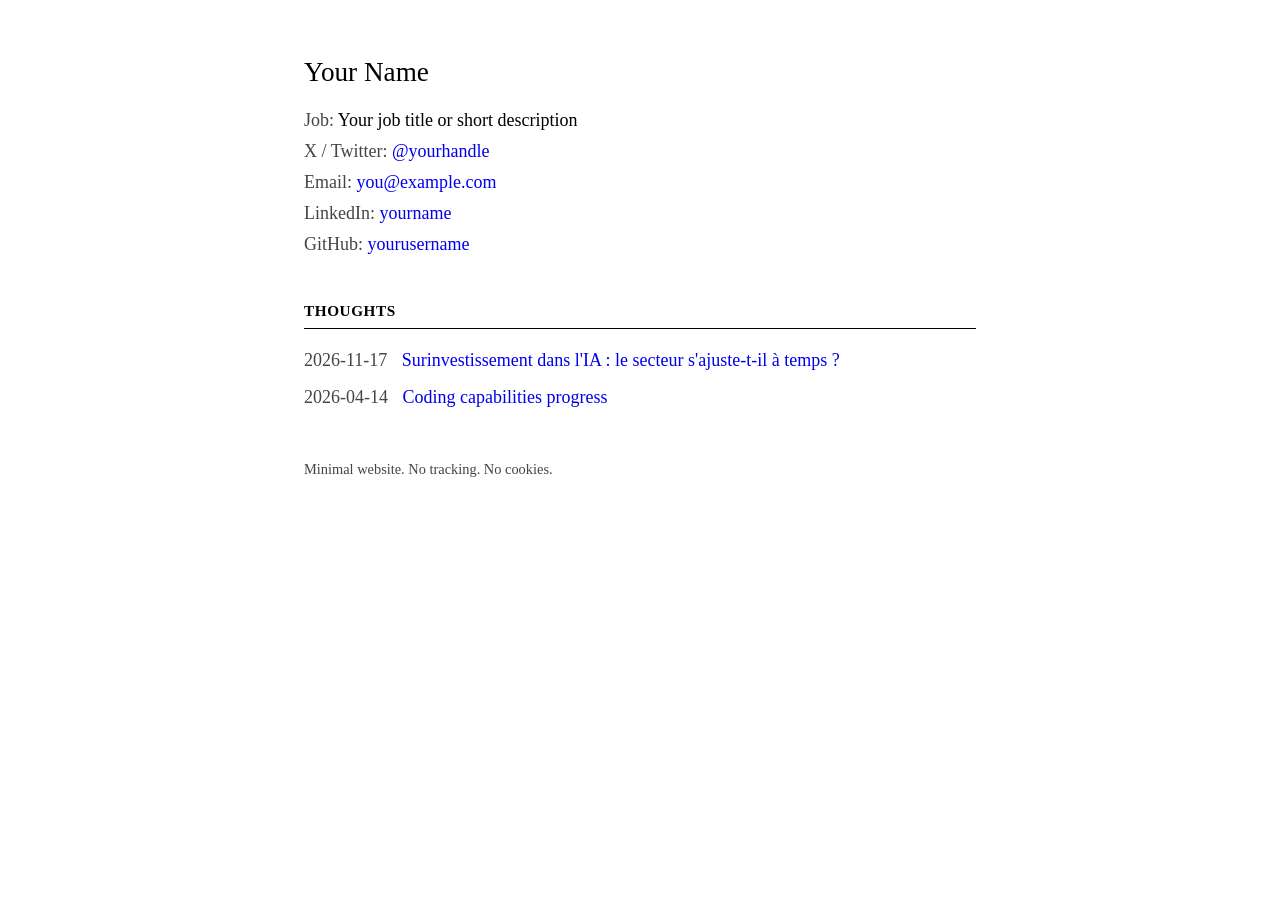
<file: index.html>
<!doctype html>
<html lang="en">
<head>
  <meta charset="UTF-8" />
  <meta name="viewport" content="width=device-width, initial-scale=1.0" />
  <title>Your Name</title>
  <style>
    :root {
      --bg: #ffffff;
      --text: #000000;
      --link: #0000ee;
      --muted: #444444;
      --max-width: 720px;
    }

    * {
      box-sizing: border-box;
    }

    html {
      background: var(--bg);
    }

    body {
      margin: 0;
      background: var(--bg);
      color: var(--text);
      font-family: "Latin Modern Roman", "Computer Modern Serif", "CMU Serif", "Times New Roman", Times, serif;
      font-size: 18px;
      line-height: 1.5;
      -webkit-font-smoothing: antialiased;
      text-rendering: optimizeLegibility;
    }

    main {
      max-width: var(--max-width);
      margin: 56px auto 80px;
      padding: 0 24px;
    }

    h1, h2, p, ul {
      margin-top: 0;
    }

    h1 {
      font-size: 1.7rem;
      font-weight: 400;
      line-height: 1.2;
      margin-bottom: 18px;
    }

    h2 {
      font-size: 0.95rem;
      font-weight: 700;
      letter-spacing: 0.04em;
      text-transform: uppercase;
      margin-bottom: 18px;
      padding-bottom: 6px;
      border-bottom: 1px solid #000000;
    }

    p {
      margin-bottom: 1rem;
    }

    a {
      color: var(--link);
      text-decoration: none;
    }

    a:hover {
      text-decoration: underline;
    }

    .intro {
      margin-bottom: 42px;
    }

    .meta {
      list-style: none;
      padding: 0;
      margin: 0;
    }

    .meta li {
      margin: 0 0 4px 0;
    }

    .label {
      color: var(--muted);
    }

    .posts {
      list-style: none;
      padding: 0;
      margin: 0;
    }

    .posts li {
      margin: 0 0 10px 0;
    }

    .date {
      color: var(--muted);
      margin-right: 10px;
      white-space: nowrap;
    }

    footer {
      margin-top: 48px;
      font-size: 0.9rem;
      color: var(--muted);
    }

    @media (max-width: 640px) {
      body {
        font-size: 16px;
      }

      main {
        margin-top: 32px;
        padding: 0 18px;
      }

      h1 {
        font-size: 1.5rem;
      }

      .date {
        display: block;
        margin-bottom: 2px;
      }
    }
  </style>
</head>
<body>
  <main>
    <header class="intro">
      <h1>Your Name</h1>

      <ul class="meta">
        <li><span class="label">Job:</span> Your job title or short description</li>
        <li><span class="label">X / Twitter:</span> <a href="https://x.com/yourhandle">@yourhandle</a></li>
        <li><span class="label">Email:</span> <a href="mailto:you@example.com">you@example.com</a></li>
        <li><span class="label">LinkedIn:</span> <a href="https://www.linkedin.com/in/yourname/">yourname</a></li>
        <li><span class="label">GitHub:</span> <a href="https://github.com/yourusername">yourusername</a></li>
      </ul>
    </header>

    <section>
      <h2>Thoughts</h2>
      <ul class="posts">
        <li>
          <span class="date">2026-11-17</span>
          <a href="posts/surinvestissement-ia.html">Surinvestissement dans l'IA : le secteur s'ajuste-t-il à temps ?</a>
        </li>
        <li>
          <span class="date">2026-04-14</span>
          <a href="posts/coding-capabilities-progress.html">Coding capabilities progress</a>
        </li>
      </ul>
    </section>

    <footer>
      Minimal website. No tracking. No cookies.
    </footer>
  </main>
</body>
</html>
</file>
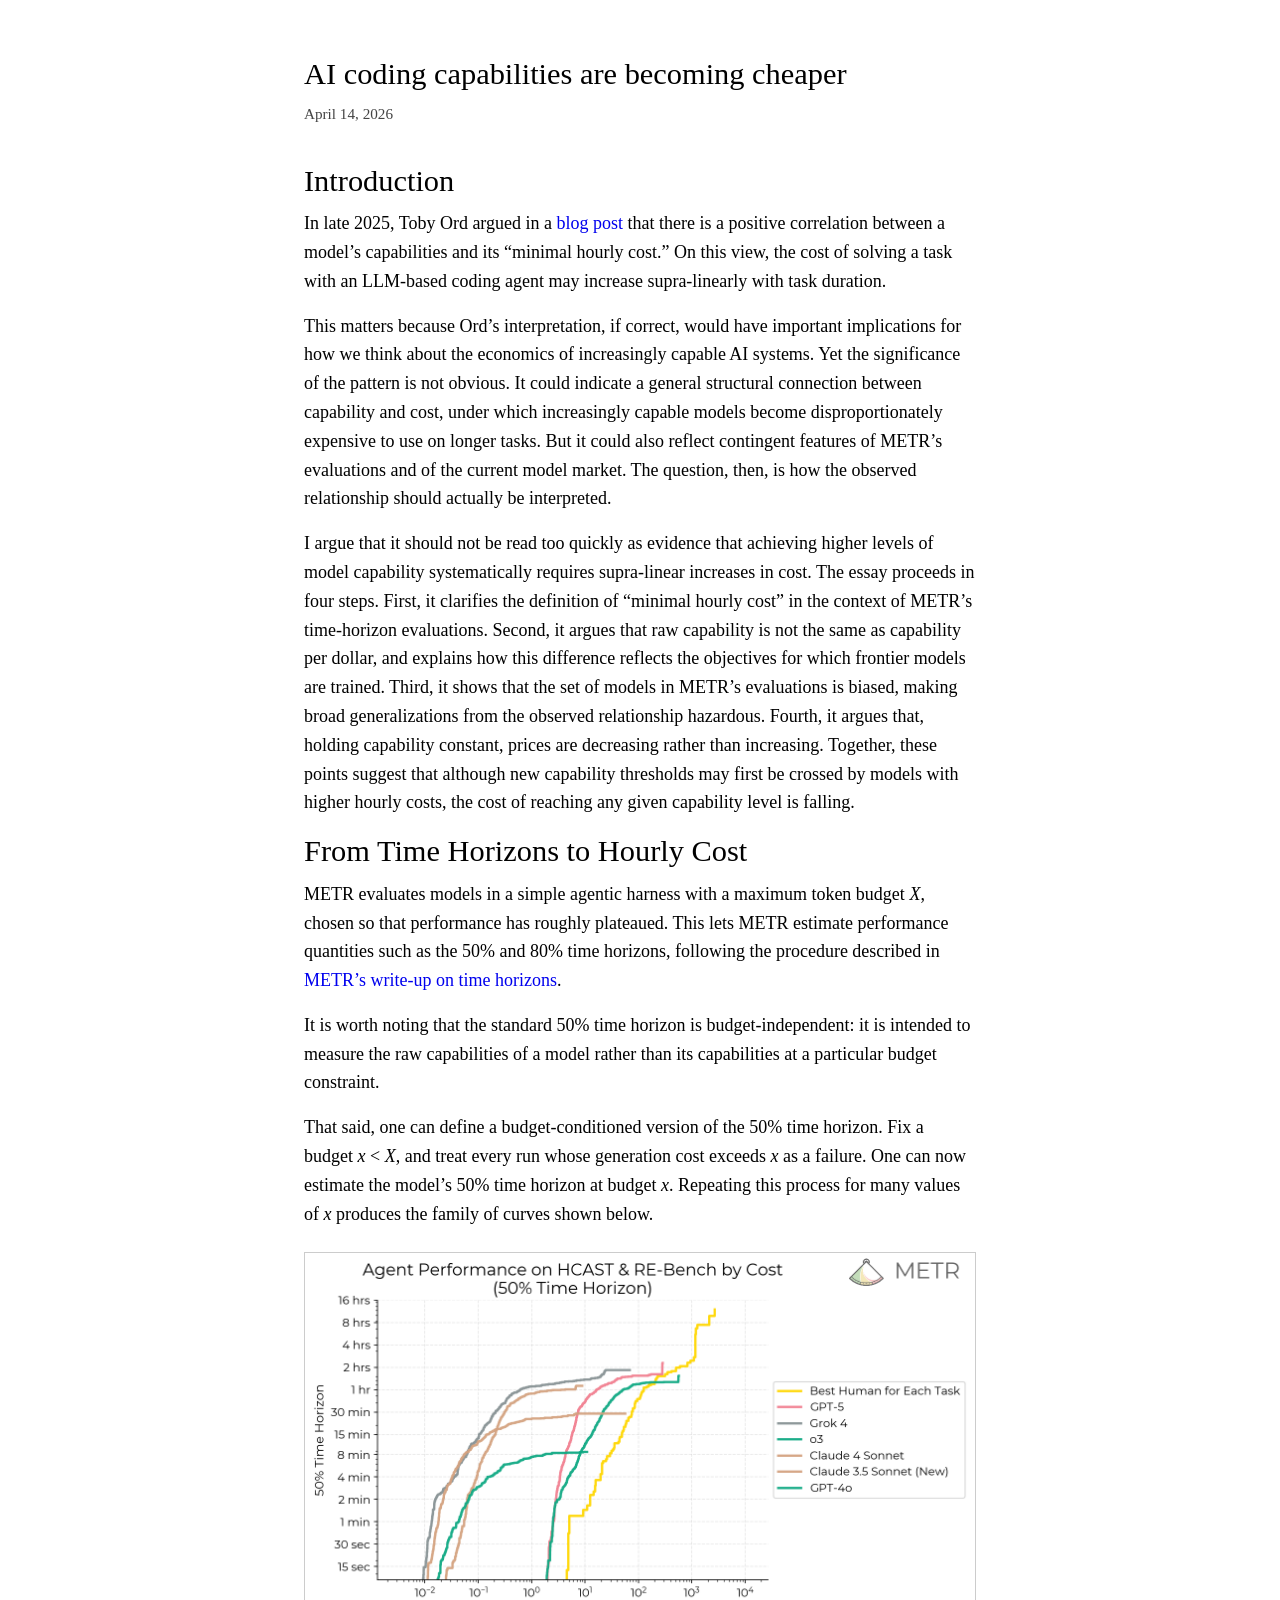
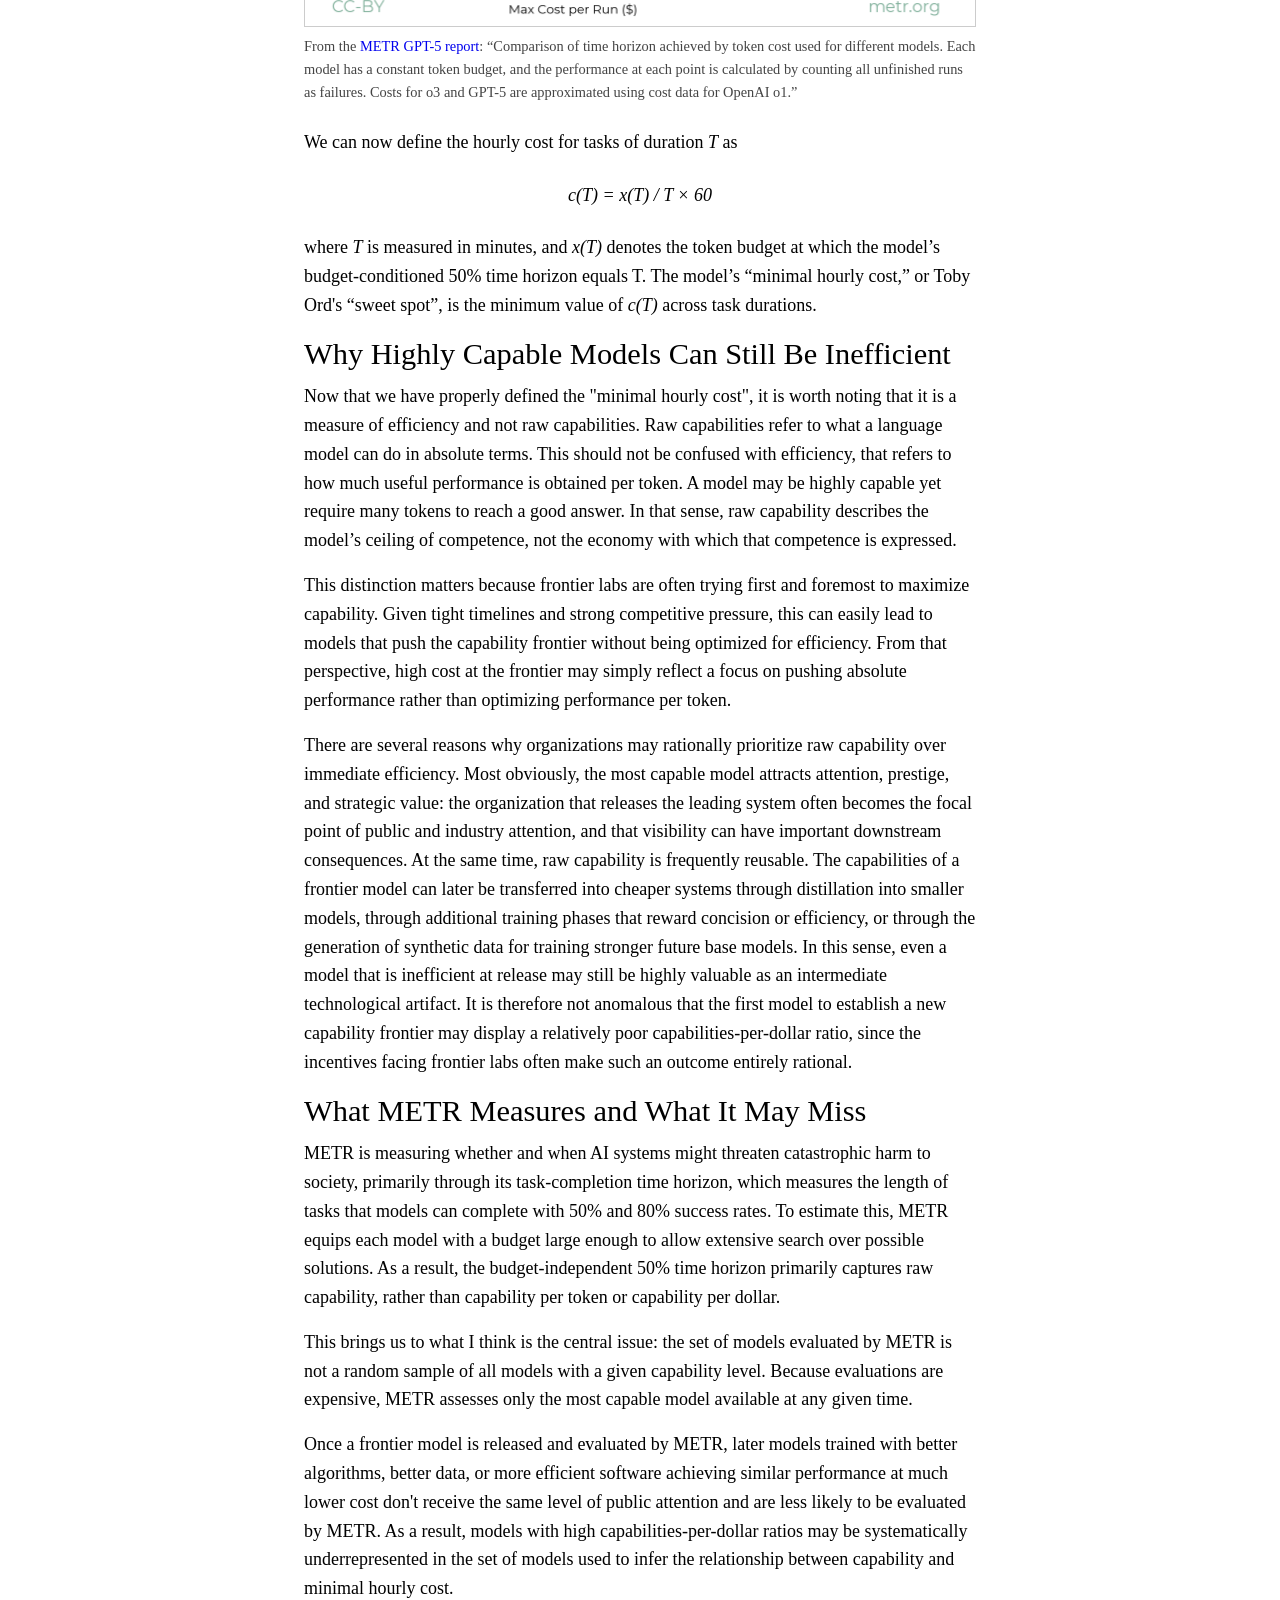
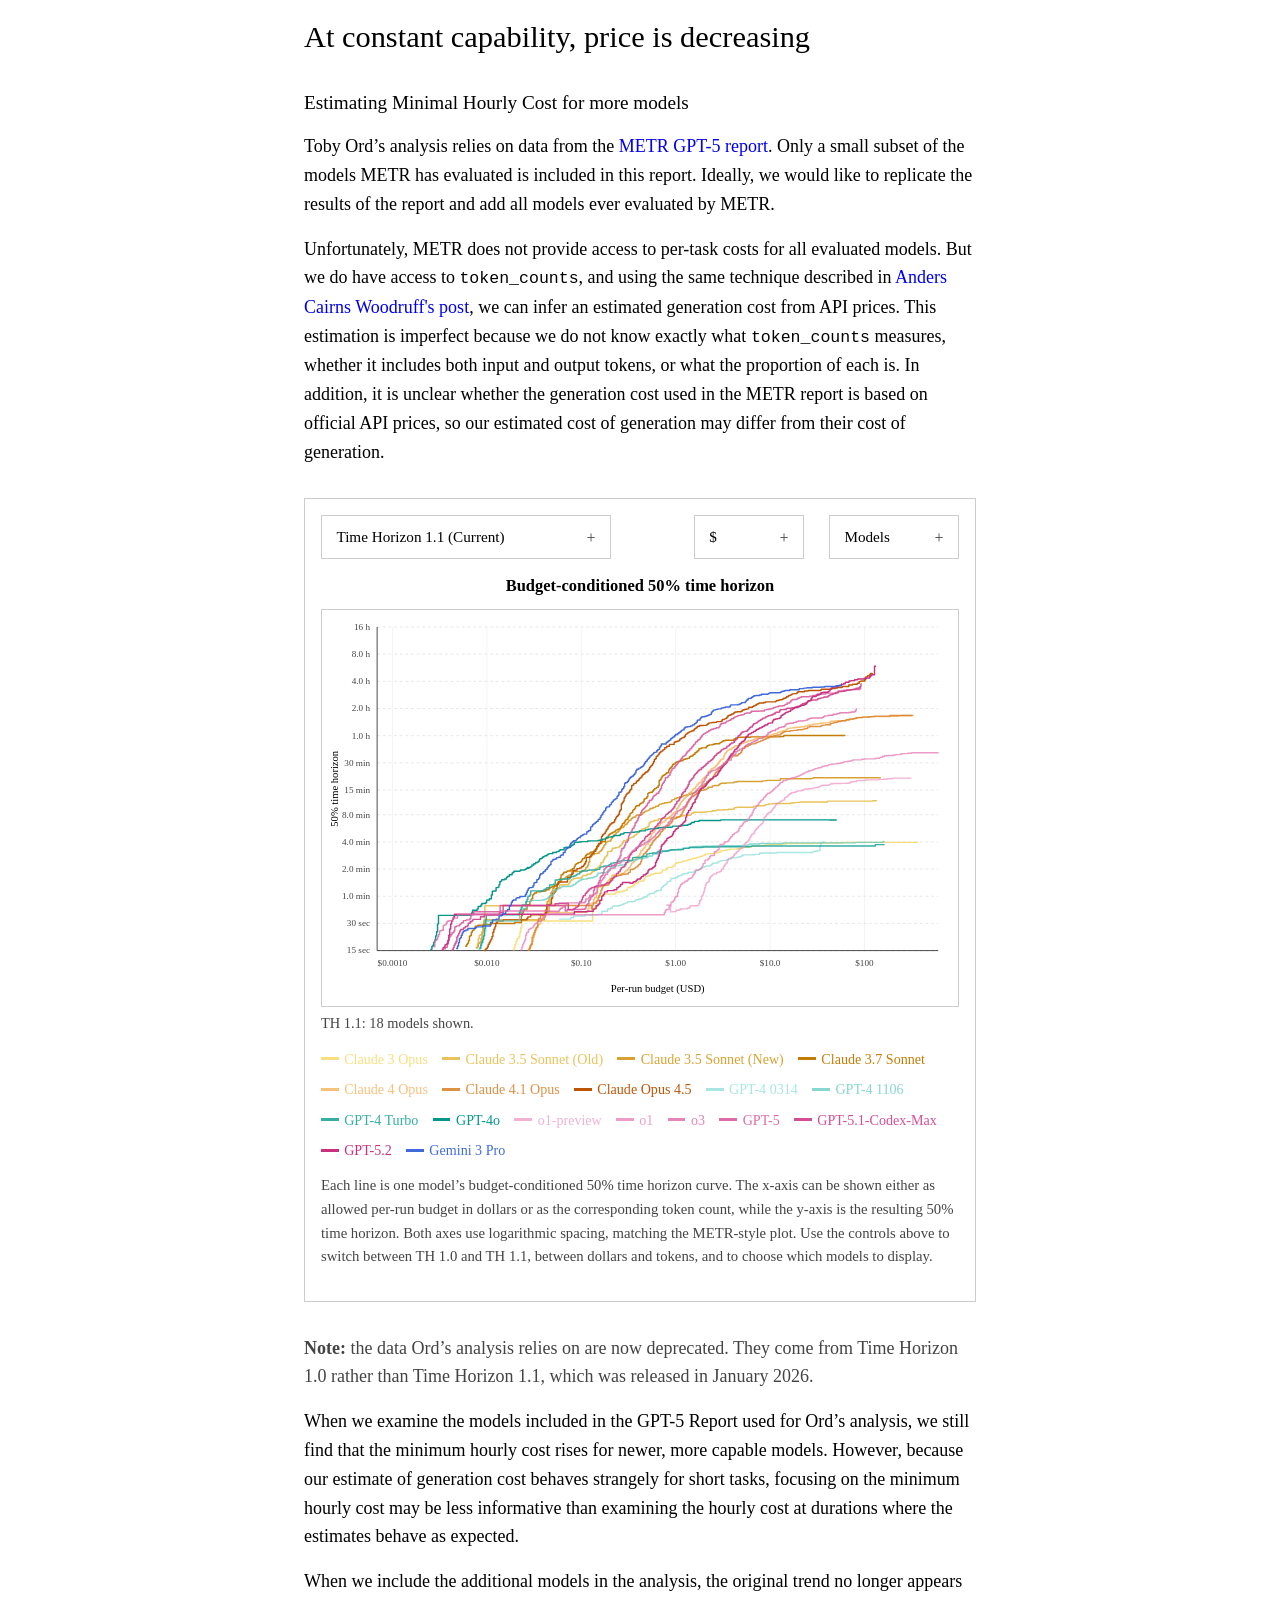
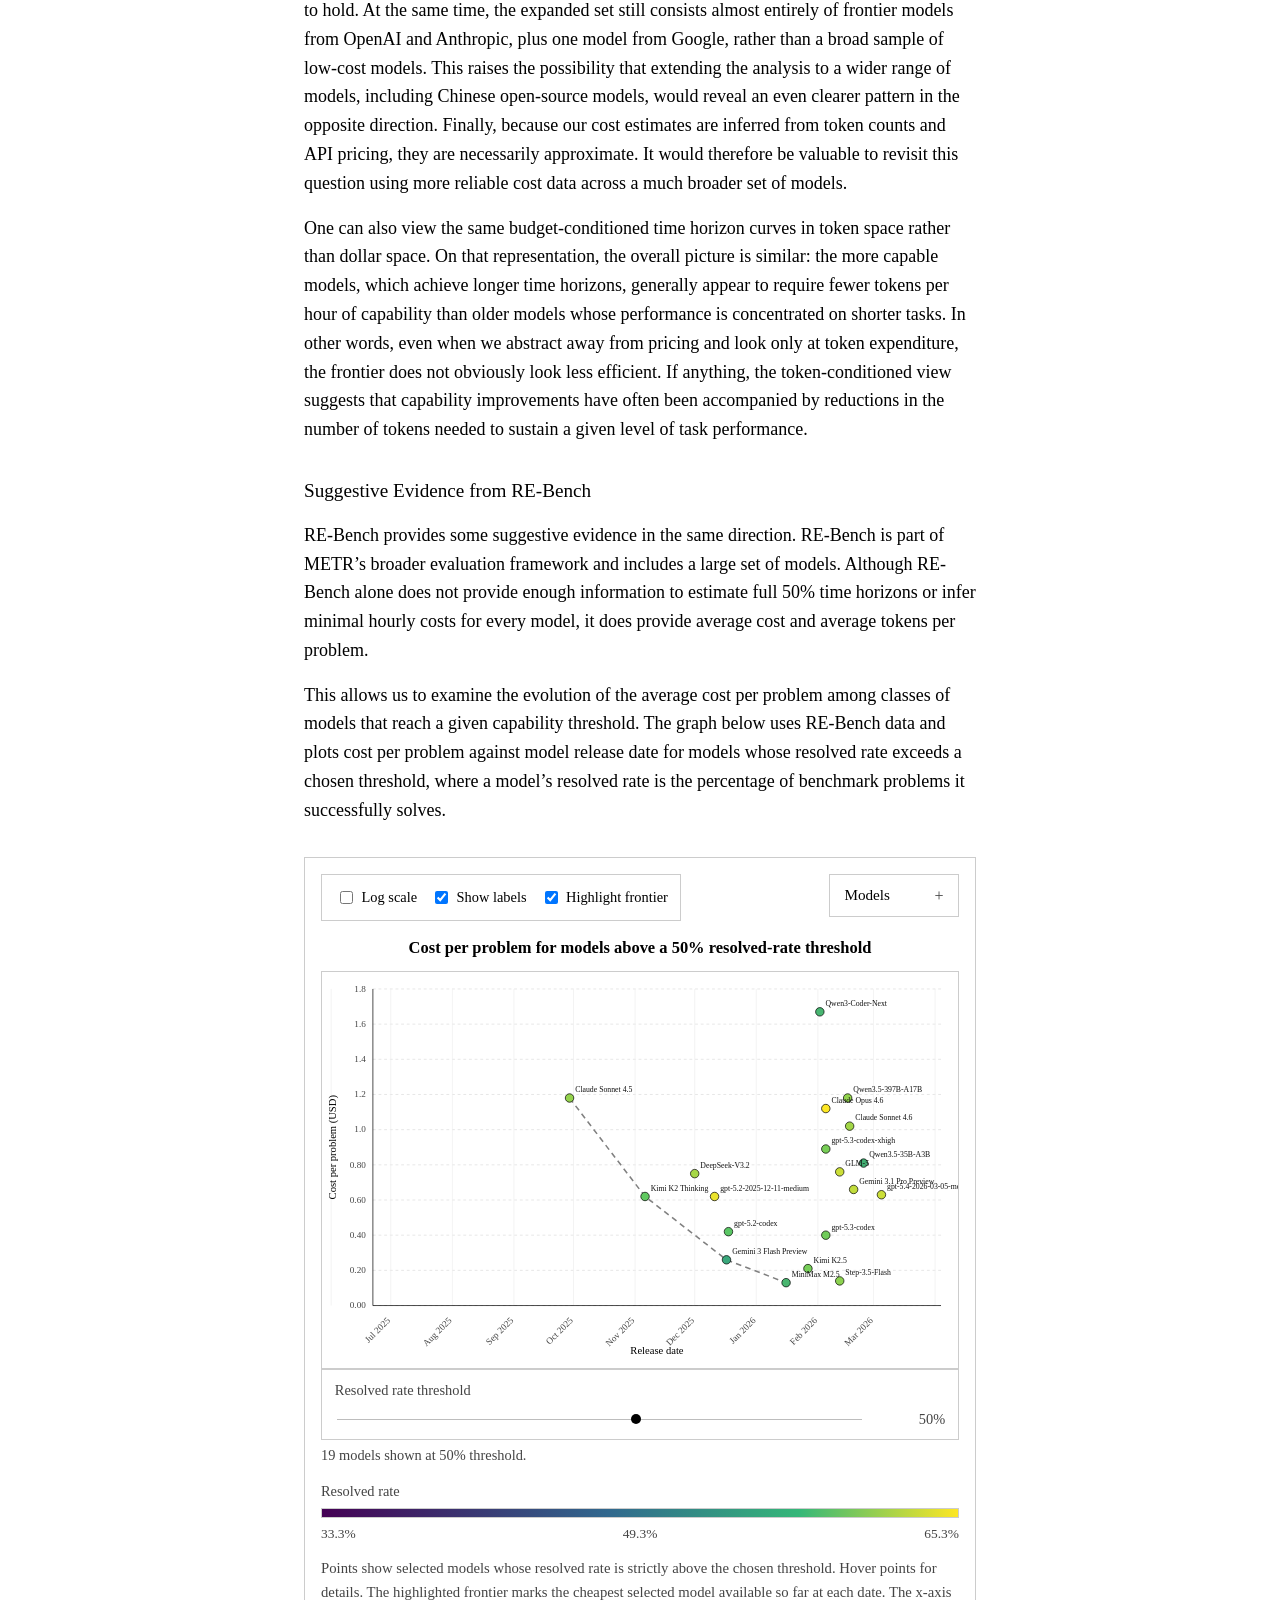
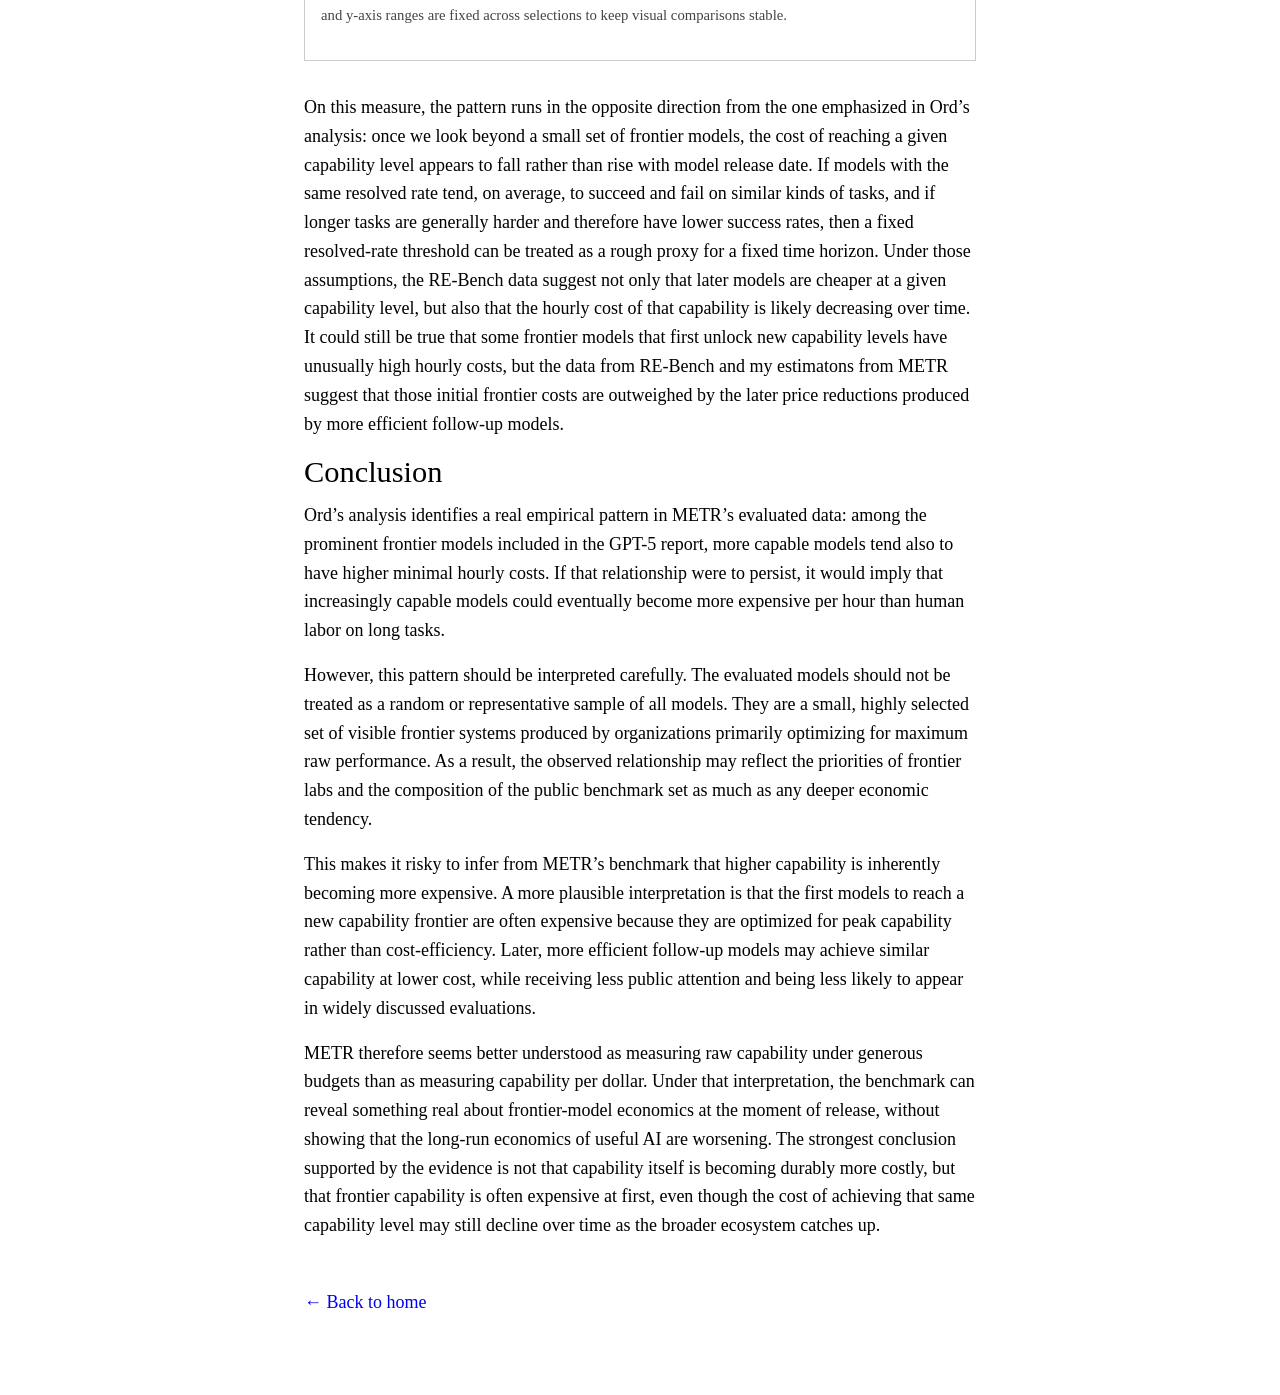
<file: posts/coding-capabilities-progress.html>
<!doctype html>
<html lang="en">
<head>
  <meta charset="UTF-8" />
  <meta name="viewport" content="width=device-width, initial-scale=1.0" />
  <title>Coding capabilities progress</title>
  <link rel="stylesheet" href="coding-capabilities-progress.css" />
</head>
<body>
  <main>
    <article>
      <header>
        <h1>AI coding capabilities are becoming cheaper</h1>
        <p class="meta">April 14, 2026</p>
      </header>


      <h1>Introduction</h1>
      <p>In late 2025, Toby Ord argued in a <a href="https://www.tobyord.com/writing/hourly-costs-for-ai-agents">blog post</a> that there is a positive correlation between a model’s capabilities and its “minimal hourly cost.” On this view, the cost of solving a task with an LLM-based coding agent may increase supra-linearly with task duration.</p>
      <p>This matters because Ord’s interpretation, if correct, would have important implications for how we think about the economics of increasingly capable AI systems. Yet the significance of the pattern is not obvious. It could indicate a general structural connection between capability and cost, under which increasingly capable models become disproportionately expensive to use on longer tasks. But it could also reflect contingent features of METR’s evaluations and of the current model market. The question, then, is how the observed relationship should actually be interpreted.</p>
      <p>I argue that it should not be read too quickly as evidence that achieving higher levels of model capability systematically requires supra-linear increases in cost. The essay proceeds in four steps. First, it clarifies the definition of “minimal hourly cost” in the context of METR’s time-horizon evaluations. Second, it argues that raw capability is not the same as capability per dollar, and explains how this difference reflects the objectives for which frontier models are trained. Third, it shows that the set of models in METR’s evaluations is biased, making broad generalizations from the observed relationship hazardous. Fourth, it argues that, holding capability constant, prices are decreasing rather than increasing. Together, these points suggest that although new capability thresholds may first be crossed by models with higher hourly costs, the cost of reaching any given capability level is falling.</p>

      <h1>From Time Horizons to Hourly Cost</h1>
      <p>METR evaluates models in a simple agentic harness with a maximum token budget <em>X</em>, chosen so that performance has roughly plateaued. This lets METR estimate performance quantities such as the 50% and 80% time horizons, following the procedure described in <a href="https://metr.org/time-horizons/">METR’s write-up on time horizons</a>.</p>
      <p>It is worth noting that the standard 50% time horizon is budget-independent: it is intended to measure the raw capabilities of a model rather than its capabilities at a particular budget constraint.</p>
      <p>That said, one can define a budget-conditioned version of the 50% time horizon. Fix a budget <em>x</em> &lt; <em>X</em>, and treat every run whose generation cost exceeds <em>x</em> as a failure. One can now estimate the model’s 50% time horizon at budget <em>x</em>. Repeating this process for many values of <em>x</em> produces the family of curves shown below.</p>
      <figure>
        <img src="img/models_budget_comparison_GPT5_report.png" alt="METR GPT-5 report figure showing model budget comparison curves across time horizons and token budgets" />
        <figcaption>From the <a href="https://evaluations.metr.org/gpt-5-report/">METR GPT-5 report</a>: “Comparison of time horizon achieved by token cost used for different models. Each model has a constant token budget, and the performance at each point is calculated by counting all unfinished runs as failures. Costs for o3 and GPT-5 are approximated using cost data for OpenAI o1.”</figcaption>
      </figure>
      <p>We can now define the hourly cost for tasks of duration <em>T</em> as</p>
      <p class="formula">c(T) = x(T) / T × 60</p>
      <p>where <em>T</em> is measured in minutes, and <em>x(T)</em> denotes the token budget at which the model’s budget-conditioned 50% time horizon equals T. The model’s “minimal hourly cost,” or Toby Ord's “sweet spot”, is the minimum value of <em>c(T)</em> across task durations.</p>



      <h1>Why Highly Capable Models Can Still Be Inefficient</h1>
      <p>Now that we have properly defined the "minimal hourly cost", it is worth noting that it is a measure of efficiency and not raw capabilities. Raw capabilities refer to what a language model can do in absolute terms. This should not be confused with efficiency, that refers to how much useful performance is obtained per token. A model may be highly capable yet require many tokens to reach a good answer. In that sense, raw capability describes the model’s ceiling of competence, not the economy with which that competence is expressed.</p>

      <p>This distinction matters because frontier labs are often trying first and foremost to maximize capability. Given tight timelines and strong competitive pressure, this can easily lead to models that push the capability frontier without being optimized for efficiency. From that perspective, high cost at the frontier may simply reflect a focus on pushing absolute performance rather than optimizing performance per token.</p>
<!--       Moreover, those models are precisely the ones METR is interested in testing, because they are at the frontier, and when a less expensive model with the same capabilities will be released, there will be a new frontier expensive model to evaluate. -->

      <p>There are several reasons why organizations may rationally prioritize raw capability over immediate efficiency. Most obviously, the most capable model attracts attention, prestige, and strategic value: the organization that releases the leading system often becomes the focal point of public and industry attention, and that visibility can have important downstream consequences. At the same time, raw capability is frequently reusable. The capabilities of a frontier model can later be transferred into cheaper systems through distillation into smaller models, through additional training phases that reward concision or efficiency, or through the generation of synthetic data for training stronger future base models. In this sense, even a model that is inefficient at release may still be highly valuable as an intermediate technological artifact. It is therefore not anomalous that the first model to establish a new capability frontier may display a relatively poor capabilities-per-dollar ratio, since the incentives facing frontier labs often make such an outcome entirely rational.</p>




      <h1>What METR Measures and What It May Miss</h1>

<!--       <h2>What is measuring METR</h2> -->
      <p>METR is measuring whether and when AI systems might threaten catastrophic harm to society, primarily through its task-completion time horizon, which measures the length of tasks that models can complete with 50% and 80% success rates. To estimate this, METR equips each model with a budget large enough to allow extensive search over possible solutions. As a result, the budget-independent 50% time horizon primarily captures raw capability, rather than capability per token or capability per dollar.</p>

<!--       <h2>A Selection Effect in the Models METR Evaluates</h2> -->
      <p>This brings us to what I think is the central issue: the set of models evaluated by METR is not a random sample of all models with a given capability level. Because evaluations are expensive, METR assesses only the most capable model available at any given time.</p>

      <p>Once a frontier model is released and evaluated by METR, later models trained with better algorithms, better data, or more efficient software achieving similar performance at much lower cost don't receive the same level of public attention and are less likely to be evaluated by METR. As a result, models with high capabilities-per-dollar ratios may be systematically underrepresented in the set of models used to infer the relationship between capability and minimal hourly cost.</p>



      <h1>At constant capability, price is decreasing</p1>

      <h2>Estimating Minimal Hourly Cost for more models</h2>
      <p>Toby Ord’s analysis relies on data from the <a href="https://evaluations.metr.org/gpt-5-report/">METR GPT-5 report</a>. Only a small subset of the models METR has evaluated is included in this report. Ideally, we would like to replicate the results of the report and add all models ever evaluated by METR.</p>
      <p>Unfortunately, METR does not provide access to per-task costs for all evaluated models. But we do have access to <code>token_counts</code>, and using the same technique described in <a href=https://blog.redwoodresearch.org/p/ais-capability-improvements-havent>Anders Cairns Woodruff's post</a>, we can infer an estimated generation cost from API prices. This estimation is imperfect because we do not know exactly what <code>token_counts</code> measures, whether it includes both input and output tokens, or what the proportion of each is. In addition, it is unclear whether the generation cost used in the METR report is based on official API prices, so our estimated cost of generation may differ from their cost of generation.</p>

      <!--<p>for several reasons:</p>
      <ul>
        <li>We do not know exactly what <code>token_counts</code> means in <code>data/raw/run.json</code>, so we cannot infer generation price from API prices with confidence.</li>
        <li>We also do not know precisely what <code>generation_cost</code> means when the value is available (for example, for GPT-4 0314 and o1 preview). Is it GPU-hour cost, the price METR paid for API access, or something else?</li>
        <li>As a result, we cannot construct an estimated generation cost that would be meaningfully comparable to METR’s cost notion.</li>
      </ul>
      <p>As explained above, we are not able to evaluate additional models in the same way. But RE-Bench provides some suggestive evidence in the relevant direction.</p>-->
      <section class="chart-block" aria-label="Budget-conditioned 50 percent time horizon curves">
        <div class="controls budget-controls">
          <details class="models-toggle experiment-toggle" id="budget-experiment-toggle">
            <summary id="budget-experiment-summary">Time Horizon 1.1 (Current)</summary>
            <div class="models-panel experiment-panel">
              <button type="button" class="experiment-option" data-experiment-value="1.1">Time Horizon 1.1 (Current)</button>
              <button type="button" class="experiment-option" data-experiment-value="1.0">Time Horizon 1.0 (Mar 2025)</button>
            </div>
          </details>

          <details class="models-toggle experiment-toggle" id="budget-x-axis-toggle">
            <summary id="budget-x-axis-summary">$</summary>
            <div class="models-panel experiment-panel">
              <button type="button" class="experiment-option x-axis-option" data-x-axis-value="usd">$</button>
              <button type="button" class="experiment-option x-axis-option" data-x-axis-value="tokens">Tokens</button>
            </div>
          </details>

          <details class="models-toggle">
            <summary>Models</summary>
            <div class="models-panel">
              <div class="model-actions">
                <button type="button" id="budget-select-all-models">Select all</button>
                <button type="button" id="budget-clear-all-models">Clear all</button>
              </div>
              <div class="model-list" id="budget-model-list"></div>
            </div>
          </details>
        </div>

        <p class="graph-title">Budget-conditioned 50% time horizon</p>

        <div class="chart-wrapper">
          <svg id="budget-curves-chart" class="budget-chart-svg" viewBox="0 0 900 560" role="img" aria-label="Budget-conditioned 50 percent time horizon curves"></svg>
          <div class="tooltip" id="budget-curves-tooltip"></div>
        </div>

        <p class="budget-summary" id="budget-selection-summary"></p>
        <div class="budget-legend" id="budget-chart-legend"></div>
        <p class="chart-caption">Each line is one model’s budget-conditioned 50% time horizon curve. The x-axis can be shown either as allowed per-run budget in dollars or as the corresponding token count, while the y-axis is the resulting 50% time horizon. Both axes use logarithmic spacing, matching the METR-style plot. Use the controls above to switch between TH 1.0 and TH 1.1, between dollars and tokens, and to choose which models to display.</p>
      </section>

      <p class="note"><strong>Note:</strong> the data Ord’s analysis relies on are now deprecated. They come from Time Horizon 1.0 rather than Time Horizon 1.1, which was released in January 2026.</p>
      <p>When we examine the models included in the GPT-5 Report used for Ord’s analysis, we still find that the minimum hourly cost rises for newer, more capable models. However, because our estimate of generation cost behaves strangely for short tasks, focusing on the minimum hourly cost may be less informative than examining the hourly cost at durations where the estimates behave as expected.</p>
      <p>When we include the additional models in the analysis, the original trend no longer appears to hold. At the same time, the expanded set still consists almost entirely of frontier models from OpenAI and Anthropic, plus one model from Google, rather than a broad sample of low-cost models. This raises the possibility that extending the analysis to a wider range of models, including Chinese open-source models, would reveal an even clearer pattern in the opposite direction. Finally, because our cost estimates are inferred from token counts and API pricing, they are necessarily approximate. It would therefore be valuable to revisit this question using more reliable cost data across a much broader set of models.</p>
      <p>One can also view the same budget-conditioned time horizon curves in token space rather than dollar space. On that representation, the overall picture is similar: the more capable models, which achieve longer time horizons, generally appear to require fewer tokens per hour of capability than older models whose performance is concentrated on shorter tasks. In other words, even when we abstract away from pricing and look only at token expenditure, the frontier does not obviously look less efficient. If anything, the token-conditioned view suggests that capability improvements have often been accompanied by reductions in the number of tokens needed to sustain a given level of task performance.</p>

      <h2>Suggestive Evidence from RE-Bench</h2>
      <p>RE-Bench provides some suggestive evidence in the same direction. RE-Bench is part of METR’s broader evaluation framework and includes a large set of models. Although RE-Bench alone does not provide enough information to estimate full 50% time horizons or infer minimal hourly costs for every model, it does provide average cost and average tokens per problem.</p>
      <p>This allows us to examine the evolution of the average cost per problem among classes of models that reach a given capability threshold. The graph below uses RE-Bench data and plots cost per problem against model release date for models whose resolved rate exceeds a chosen threshold, where a model’s resolved rate is the percentage of benchmark problems it successfully solves.</p>

      <section class="chart-block" aria-label="Cost per problem over time for selected models">
        <div class="controls">
          <div class="options-row">
            <label><input id="log-scale-toggle" type="checkbox" /> Log scale</label>
            <label><input id="labels-toggle" type="checkbox" checked /> Show labels</label>
            <label><input id="frontier-toggle" type="checkbox" checked /> Highlight frontier</label>
          </div>

          <details class="models-toggle">
            <summary>Models</summary>
            <div class="models-panel">
              <div class="model-actions">
                <button type="button" id="select-all-models">Select all</button>
                <button type="button" id="clear-all-models">Clear all</button>
                <button type="button" id="models-above-threshold">Select all above threshold</button>
              </div>
              <div class="model-list" id="model-list"></div>
            </div>
          </details>
        </div>

        <p class="graph-title" id="cost-chart-title">Cost per problem for models above a 50% resolved-rate threshold</p>

        <div class="chart-wrapper">
          <svg id="cost-chart" viewBox="0 0 900 560" role="img" aria-label="Cost per problem over time for selected models"></svg>
          <div class="tooltip" id="chart-tooltip"></div>
        </div>

        <div class="control-panel">
          <h4>Resolved rate threshold</h4>
          <div class="slider-row">
            <input id="threshold-slider" type="range" min="30" max="65" step="5" value="50" />
            <div class="threshold-value" id="threshold-value">50%</div>
          </div>
        </div>

        <p class="summary" id="selection-summary"></p>

        <div class="color-scale" aria-label="Resolved rate color scale">
          <div class="color-scale-label">Resolved rate</div>
          <div class="gradient-bar" aria-hidden="true"></div>
          <div class="color-scale-ticks">
            <span id="resolved-rate-min-label">33.3%</span>
            <span id="resolved-rate-mid-label">49.3%</span>
            <span id="resolved-rate-max-label">65.3%</span>
          </div>
        </div>

        <p class="chart-caption">Points show selected models whose resolved rate is strictly above the chosen threshold. Hover points for details. The highlighted frontier marks the cheapest selected model available so far at each date. The x-axis and y-axis ranges are fixed across selections to keep visual comparisons stable.</p>
      </section>

      <p>On this measure, the pattern runs in the opposite direction from the one emphasized in Ord’s analysis: once we look beyond a small set of frontier models, the cost of reaching a given capability level appears to fall rather than rise with model release date. If models with the same resolved rate tend, on average, to succeed and fail on similar kinds of tasks, and if longer tasks are generally harder and therefore have lower success rates, then a fixed resolved-rate threshold can be treated as a rough proxy for a fixed time horizon. Under those assumptions, the RE-Bench data suggest not only that later models are cheaper at a given capability level, but also that the hourly cost of that capability is likely decreasing over time. It could still be true that some frontier models that first unlock new capability levels have unusually high hourly costs, but the data from RE-Bench and my estimatons from METR suggest that those initial frontier costs are outweighed by the later price reductions produced by more efficient follow-up models.</p>

      <!--<p>Since many more models are being analyzed here, this does not directly refute Ord’s observation. Rather, it suggests that two different facts may coexist. On the one hand, frontier models at the time of their release may indeed have high minimal hourly costs. On the other hand, the cost of achieving a fixed capability level may still decline over time as more efficient follow-up models appear.</p>

      <h2>A More Nuanced Interpretation</h2>
      <p>The broader lesson, then, may be more nuanced than the original framing suggests.</p>
      <p>It may be true that, within the set of prominent frontier models evaluated by METR, greater raw capability is associated with higher minimal hourly cost. But this does not imply that capability itself is intrinsically becoming more expensive. A more plausible interpretation is that frontier models are initially optimized for maximum raw performance, while more cost-efficient models achieving similar capability arrive later and receive less attention in public evaluation.</p>
      <p>If that is right, then the observed relationship between capability and minimal hourly cost should be interpreted with caution. It may tell us something real about the priorities of frontier labs and the composition of the public benchmark set, without telling us that the long-run economics of useful AI are necessarily worsening.</p>

      <h2>How to understand Toby Ord's pattern?</h2>

      <p>Ord’s empirical observation can now be stated clearly: in <a href="https://evaluations.metr.org/gpt-5-report/">METR GPT-5 report's'</a> data, more capable models also tend to have higher minimal hourly costs. If this continues, increasingly capable models could eventually cost more per hour than human labor on long tasks.</p>
      <p>The main limitation of this analysis is not the pattern itself, but how it is interpreted. The models in the GPT-5 report should not be treated as a random sample of all models. They are a small and highly selected set of frontier models, produced by organizations pursuing particular objectives. That makes it risky to infer a general relationship between capability and minimal hourly cost from this sample alone.</p>

      <p>This biased sample suggests that the trend observed in METR’s data may partly reflect the sociology and economics of the frontier-model ecosystem rather than a fundamental law of scaling. METR’s evaluated models are highly visible models optimized for frontier capability. They are not necessarily the models that best characterize the cost of achieving a given level of capability once the broader ecosystem has had time to catch up.</p>
      <p>Put differently, the claim “the most capable models at the moment of release tend to be expensive” is much weaker—and much more plausible—than the claim “higher capability is inherently becoming more expensive.”</p>

      <h2>Conclusion</h2>
      <p>Ord’s analysis points to a real empirical pattern in METR’s evaluations: more capable models tend to have higher minimal hourly costs. But the significance of that pattern depends on how we interpret the benchmark.</p>
      <p>METR is primarily measuring raw capability under generous budgets, not cost-efficiency. At the same time, the models that receive the most attention and are most likely to be evaluated are precisely those optimized for frontier performance rather than for capabilities per dollar. This creates a plausible selection effect: inefficient frontier models are highly visible, while cheaper models reaching similar capability later are less visible and may go unevaluated.</p>
      <p>For that reason, the evidence currently available may be more consistent with the following claim than with a strong version of Ord’s thesis: the first models to achieve a new capability frontier are often expensive, but the cost of achieving that capability need not remain high for long.</p>-->

      <h1>Conclusion</h1>

      <p>Ord’s analysis identifies a real empirical pattern in METR’s evaluated data: among the prominent frontier models included in the GPT-5 report, more capable models tend also to have higher minimal hourly costs. If that relationship were to persist, it would imply that increasingly capable models could eventually become more expensive per hour than human labor on long tasks.</p>

      <p>However, this pattern should be interpreted carefully. The evaluated models should not be treated as a random or representative sample of all models. They are a small, highly selected set of visible frontier systems produced by organizations primarily optimizing for maximum raw performance. As a result, the observed relationship may reflect the priorities of frontier labs and the composition of the public benchmark set as much as any deeper economic tendency.</p>

      <p>This makes it risky to infer from METR’s benchmark that higher capability is inherently becoming more expensive. A more plausible interpretation is that the first models to reach a new capability frontier are often expensive because they are optimized for peak capability rather than cost-efficiency. Later, more efficient follow-up models may achieve similar capability at lower cost, while receiving less public attention and being less likely to appear in widely discussed evaluations.</p>

      <p>METR therefore seems better understood as measuring raw capability under generous budgets than as measuring capability per dollar. Under that interpretation, the benchmark can reveal something real about frontier-model economics at the moment of release, without showing that the long-run economics of useful AI are worsening. The strongest conclusion supported by the evidence is not that capability itself is becoming durably more costly, but that frontier capability is often expensive at first, even though the cost of achieving that same capability level may still decline over time as the broader ecosystem catches up.<p/>

      <p class="back"><a href="../index.html">← Back to home</a></p>
    </article>
  </main>

  <script src="data/coding-capabilities-budget-curves.js"></script>
  <script src="coding-capabilities-progress.js"></script>
</body>
</html>
</file>
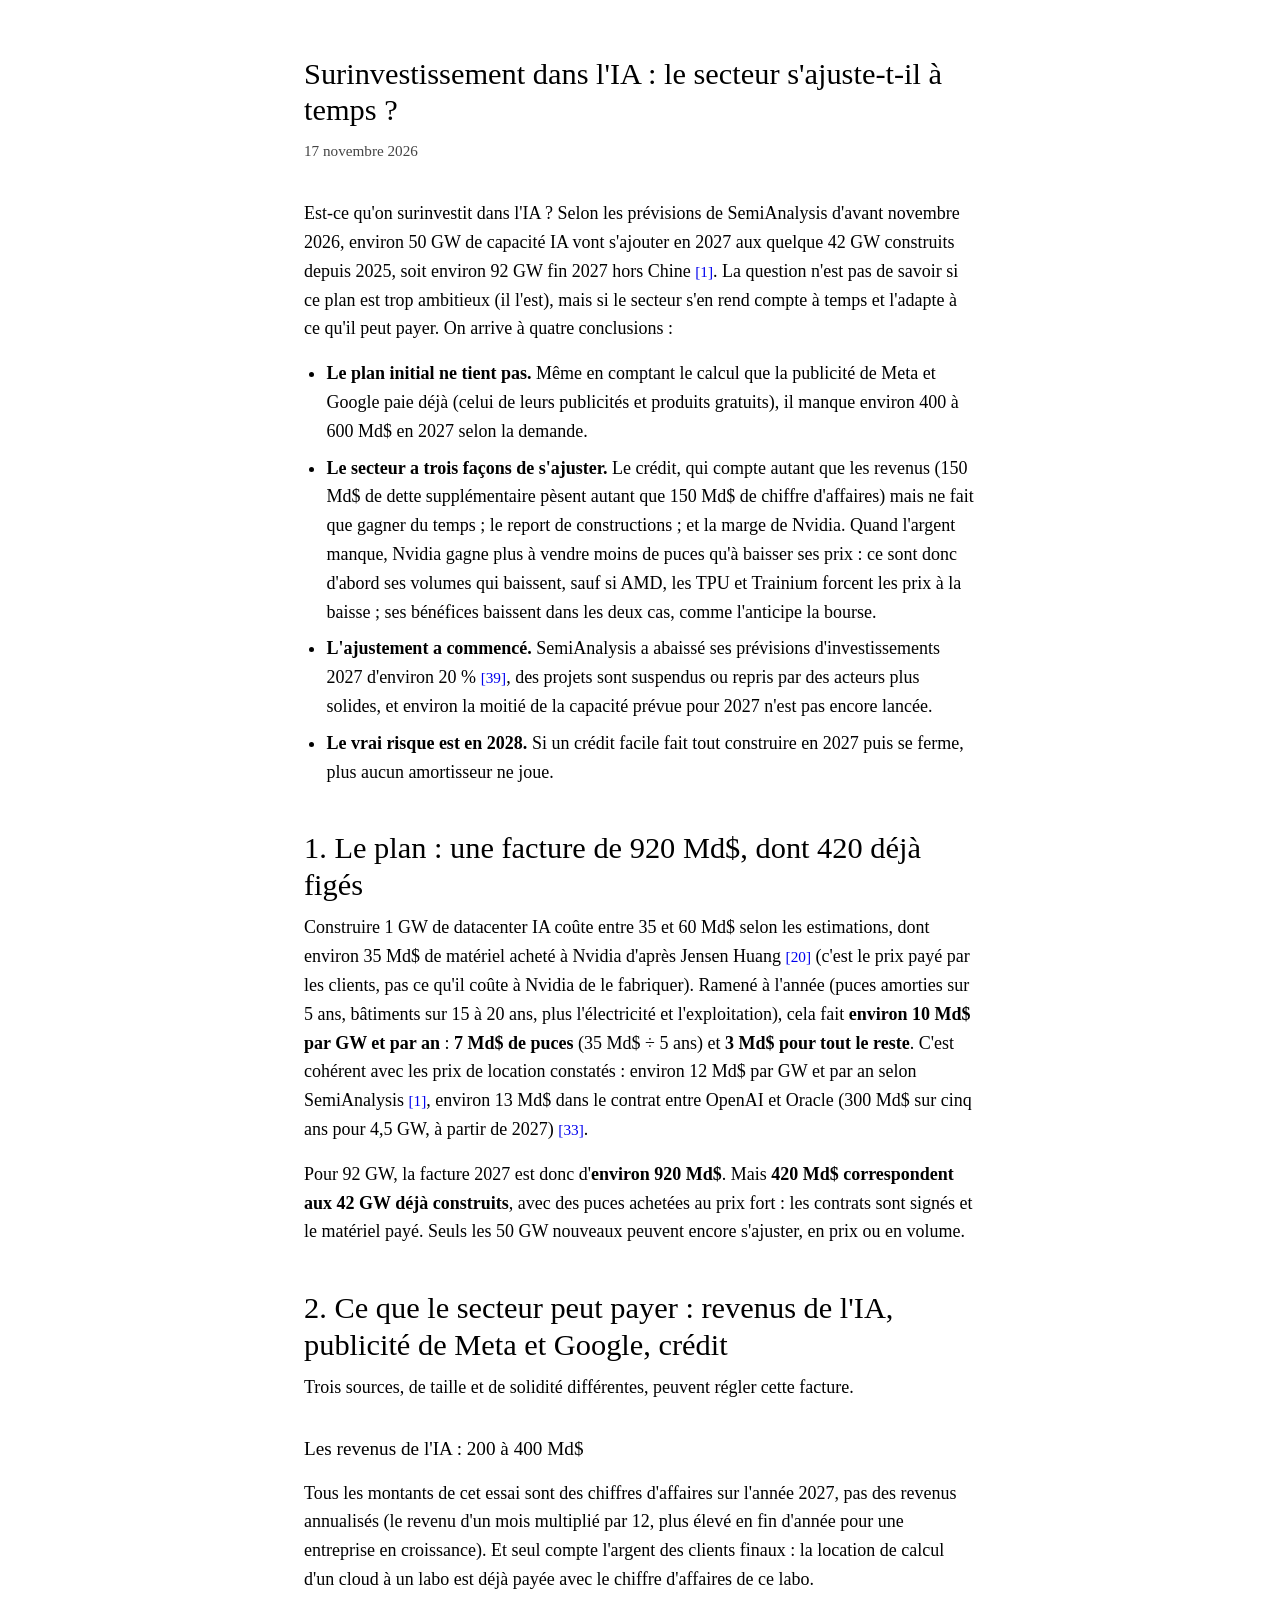
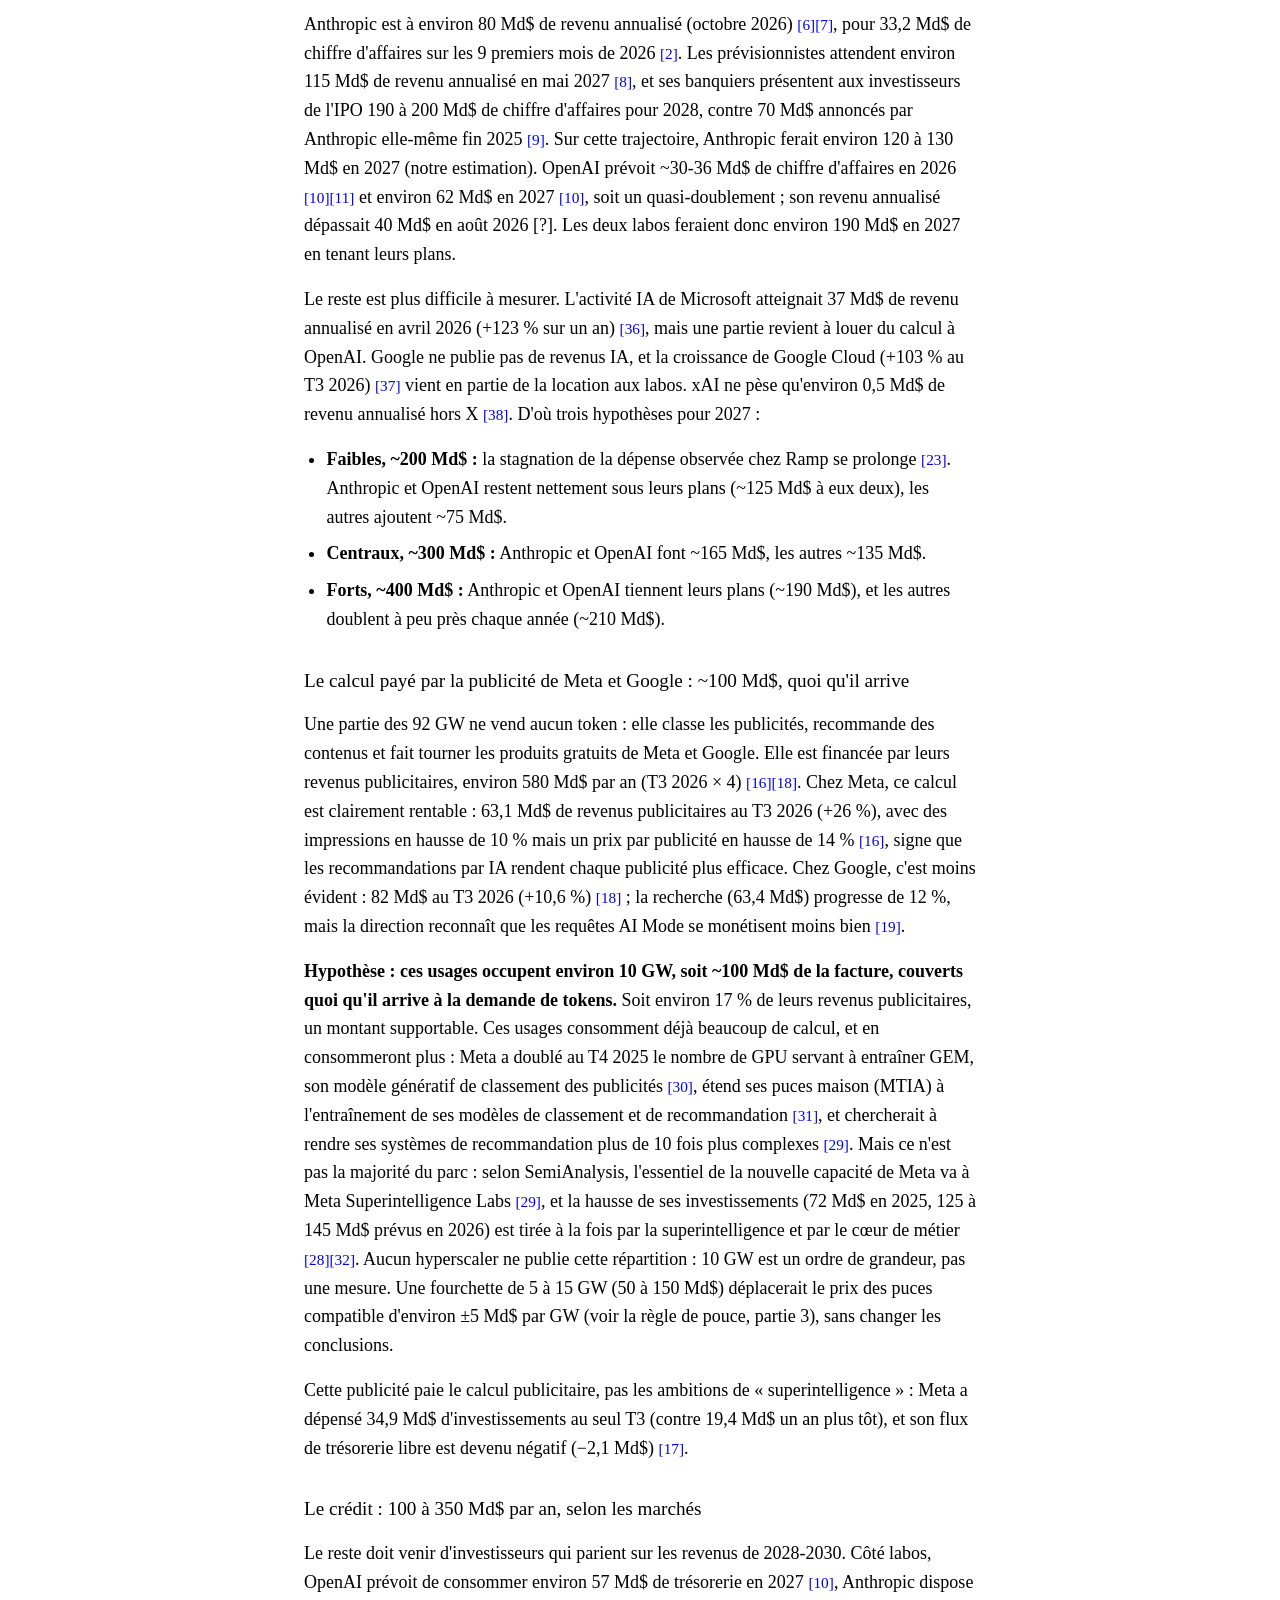
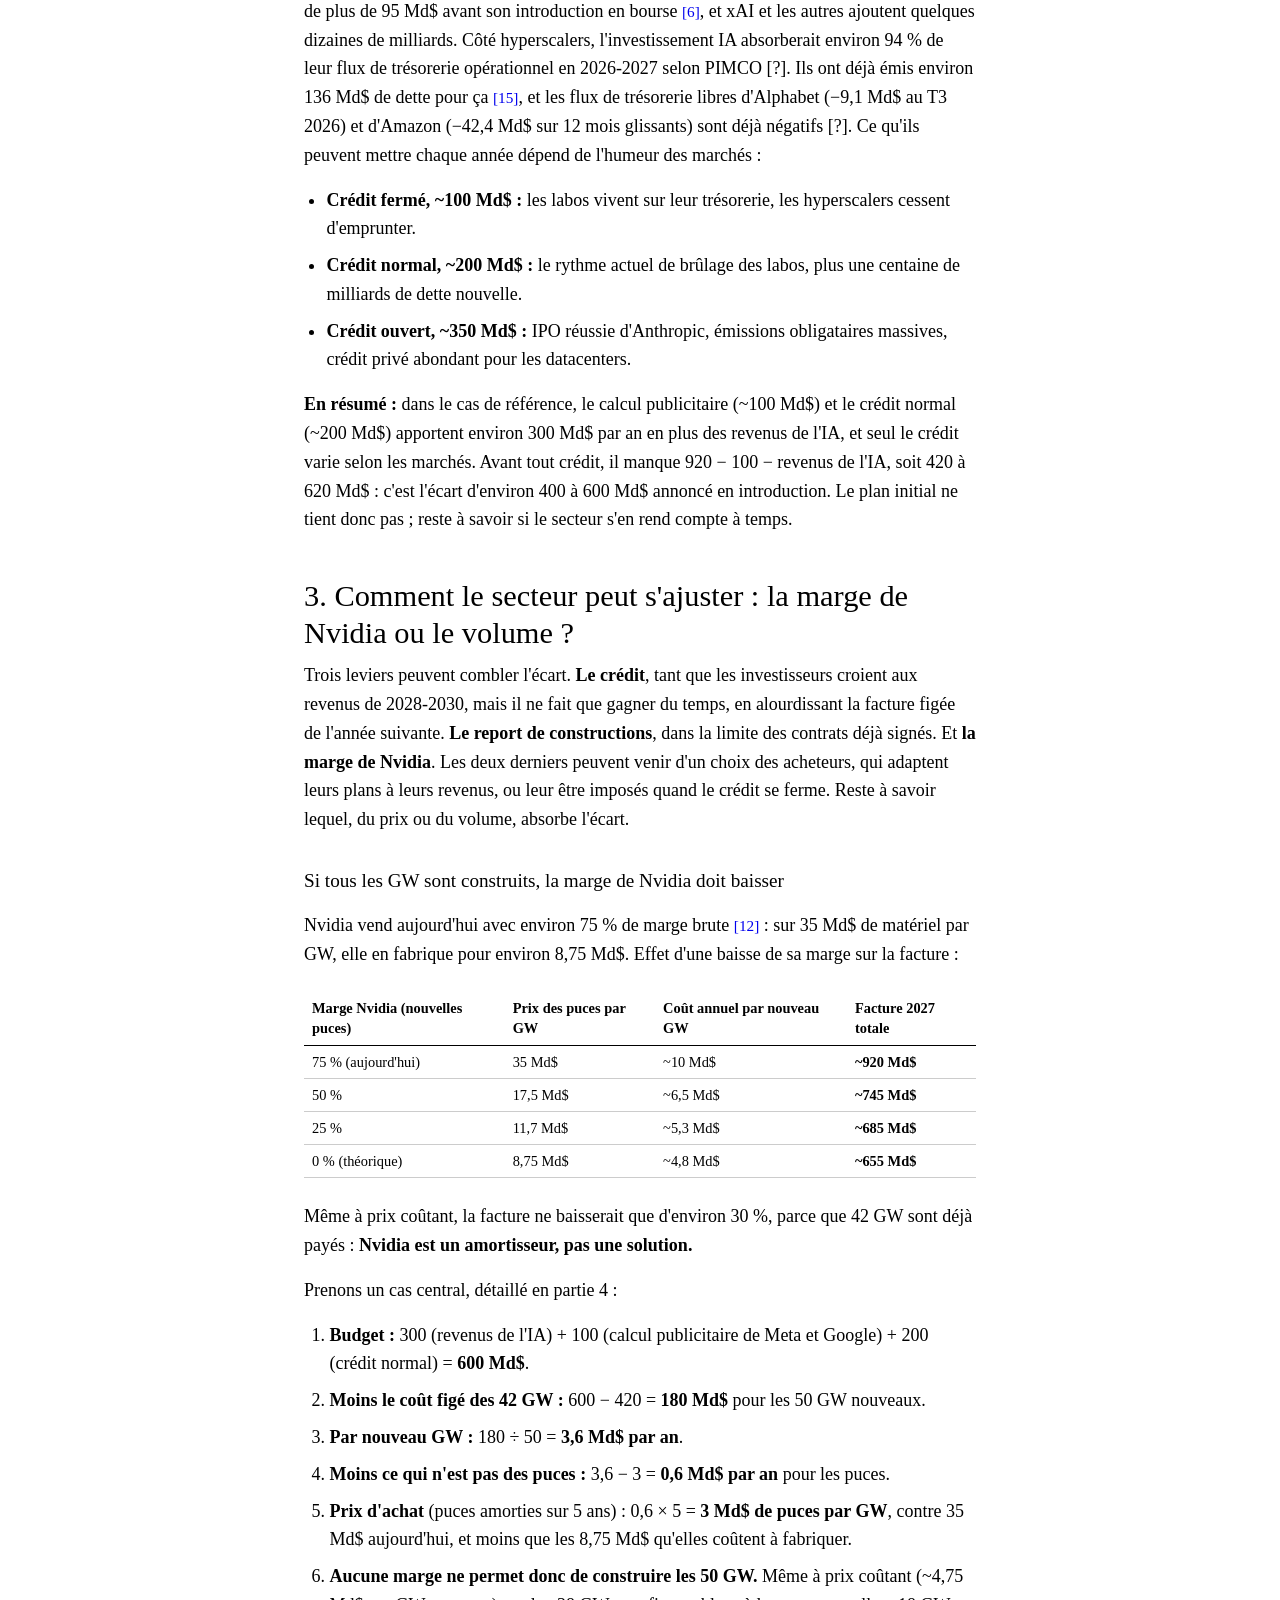
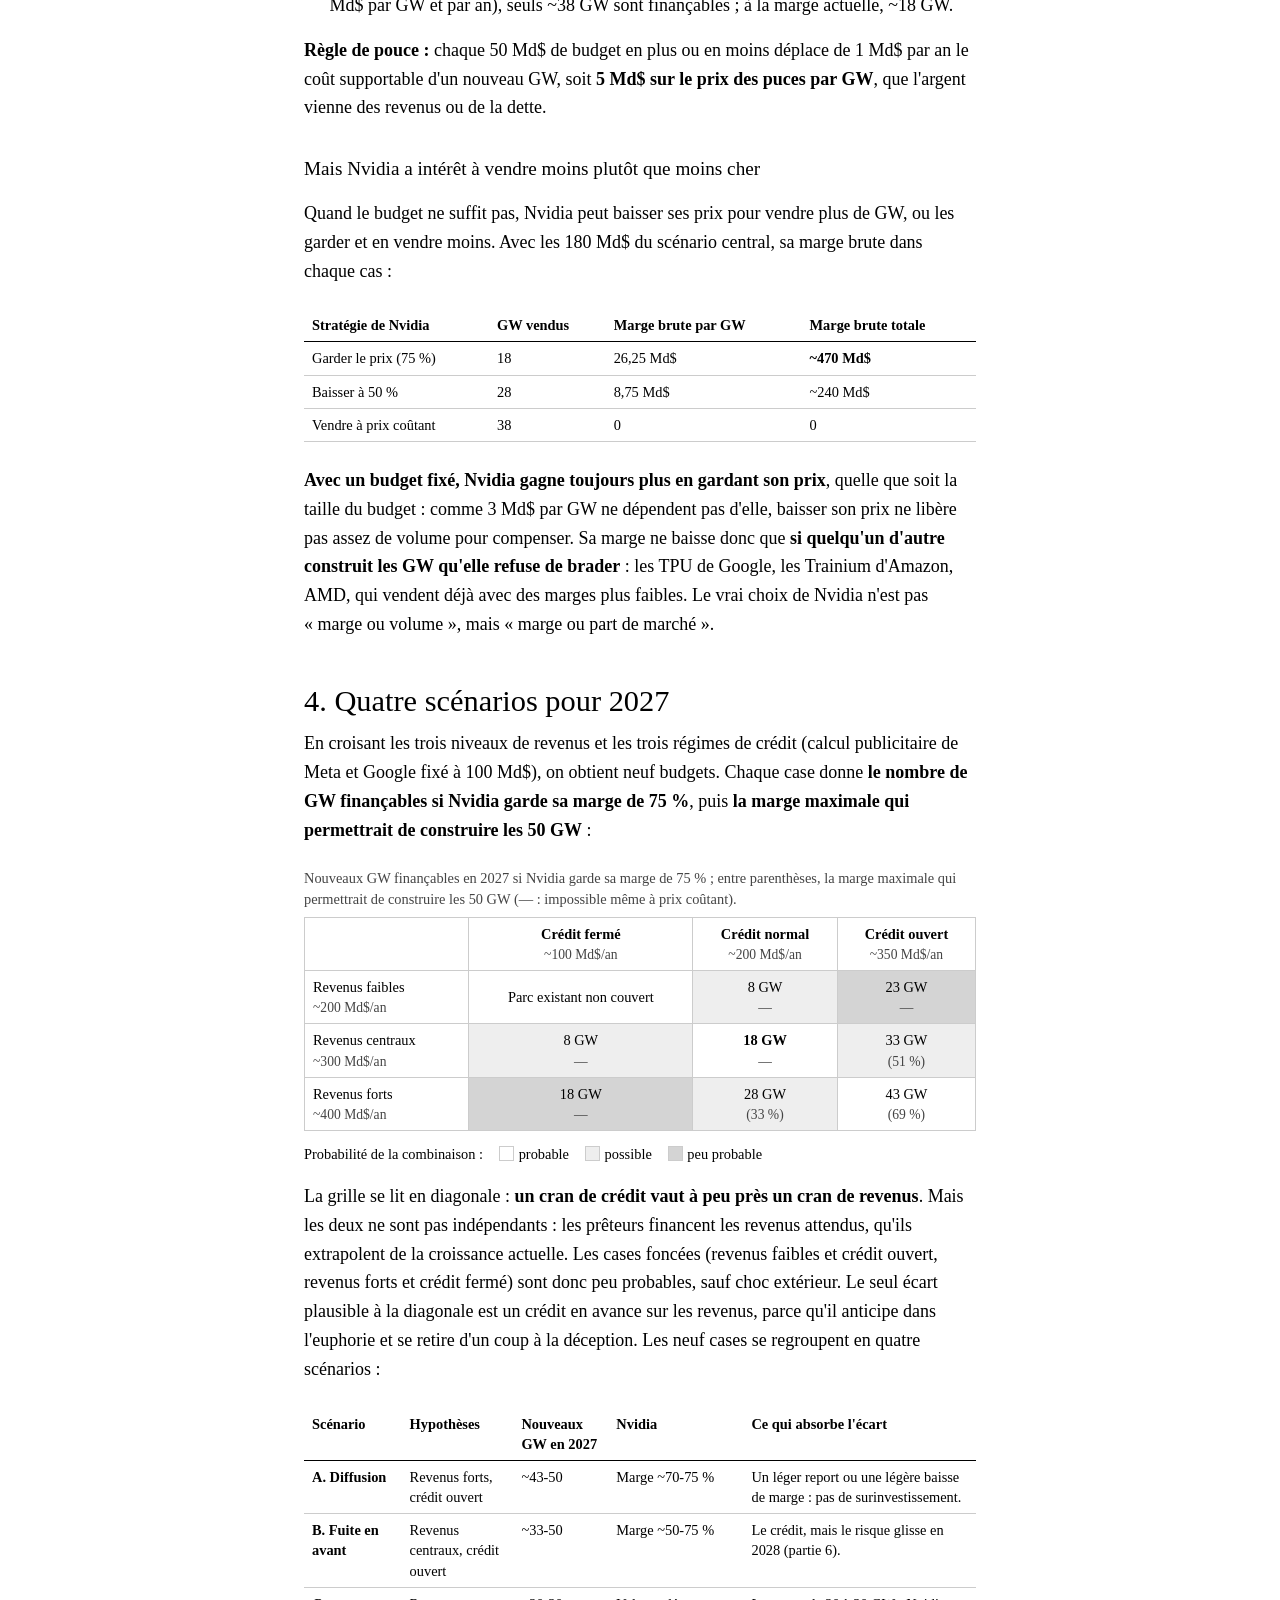
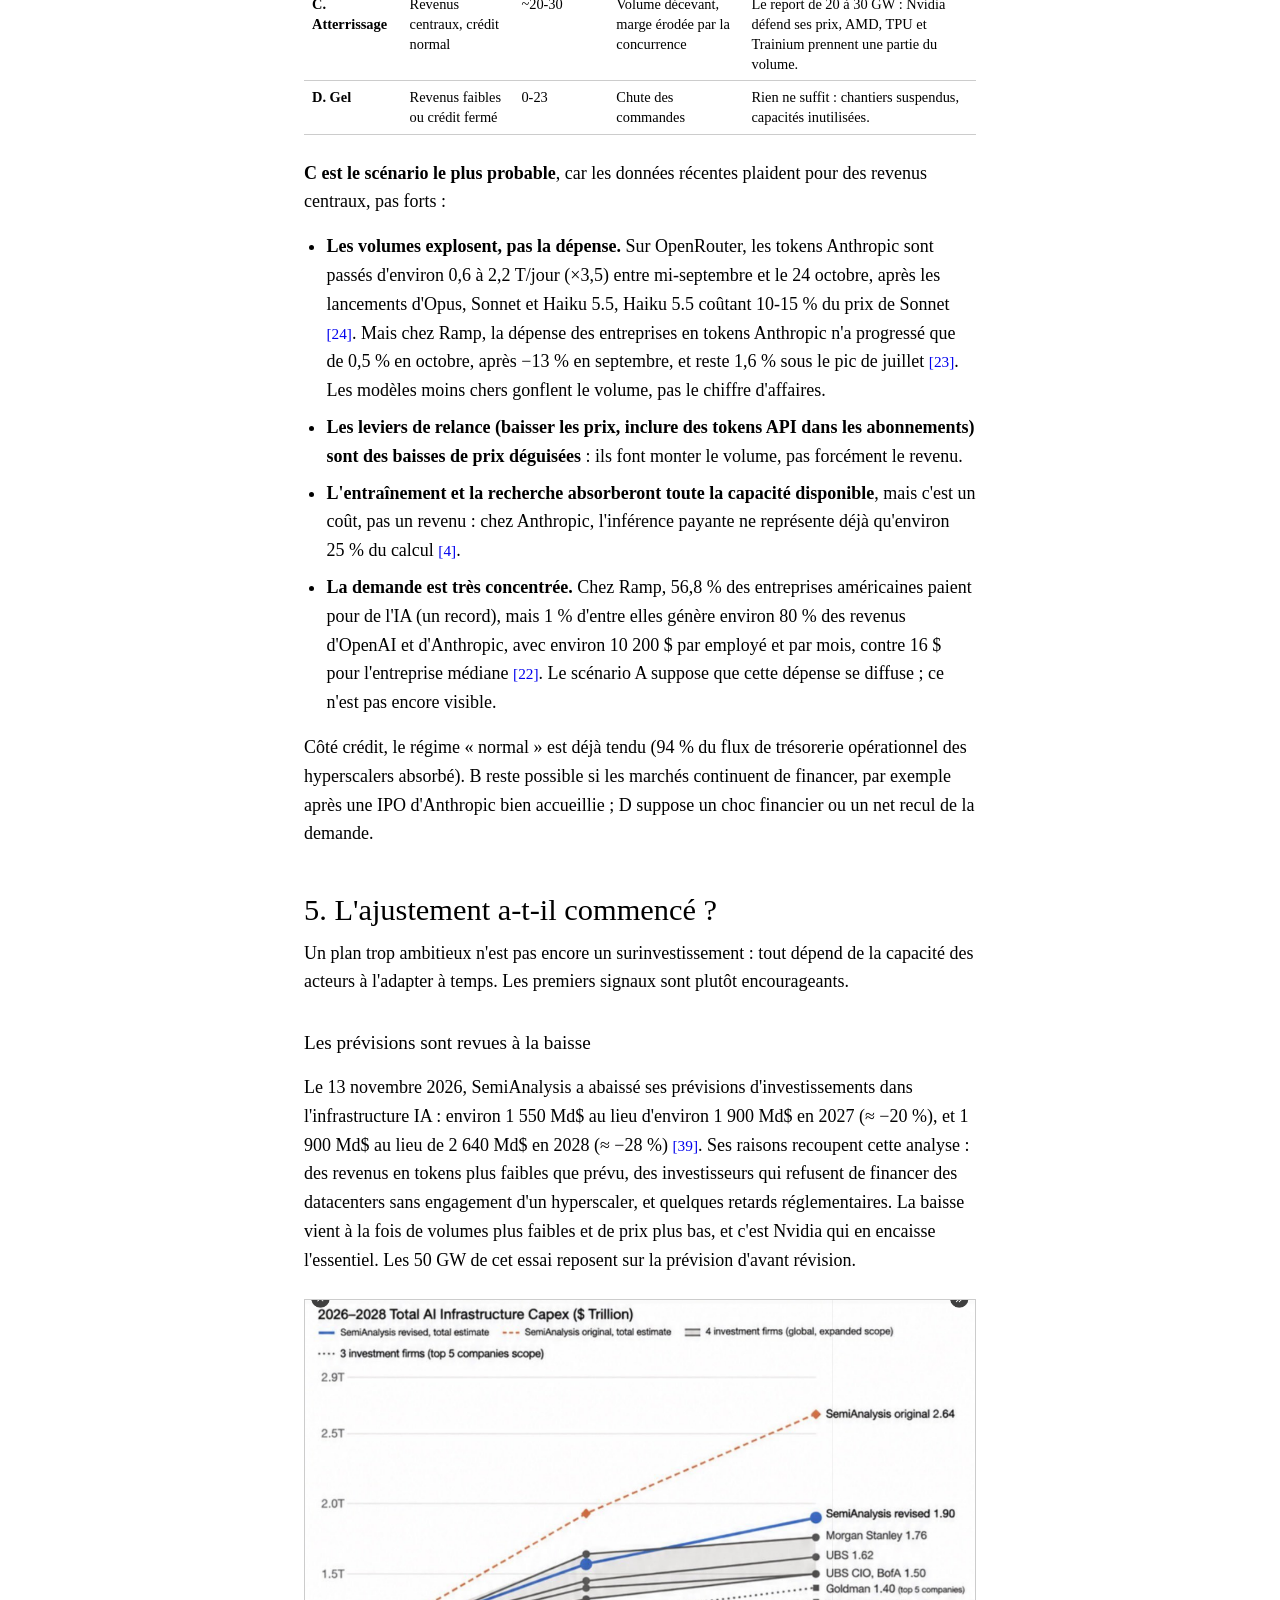
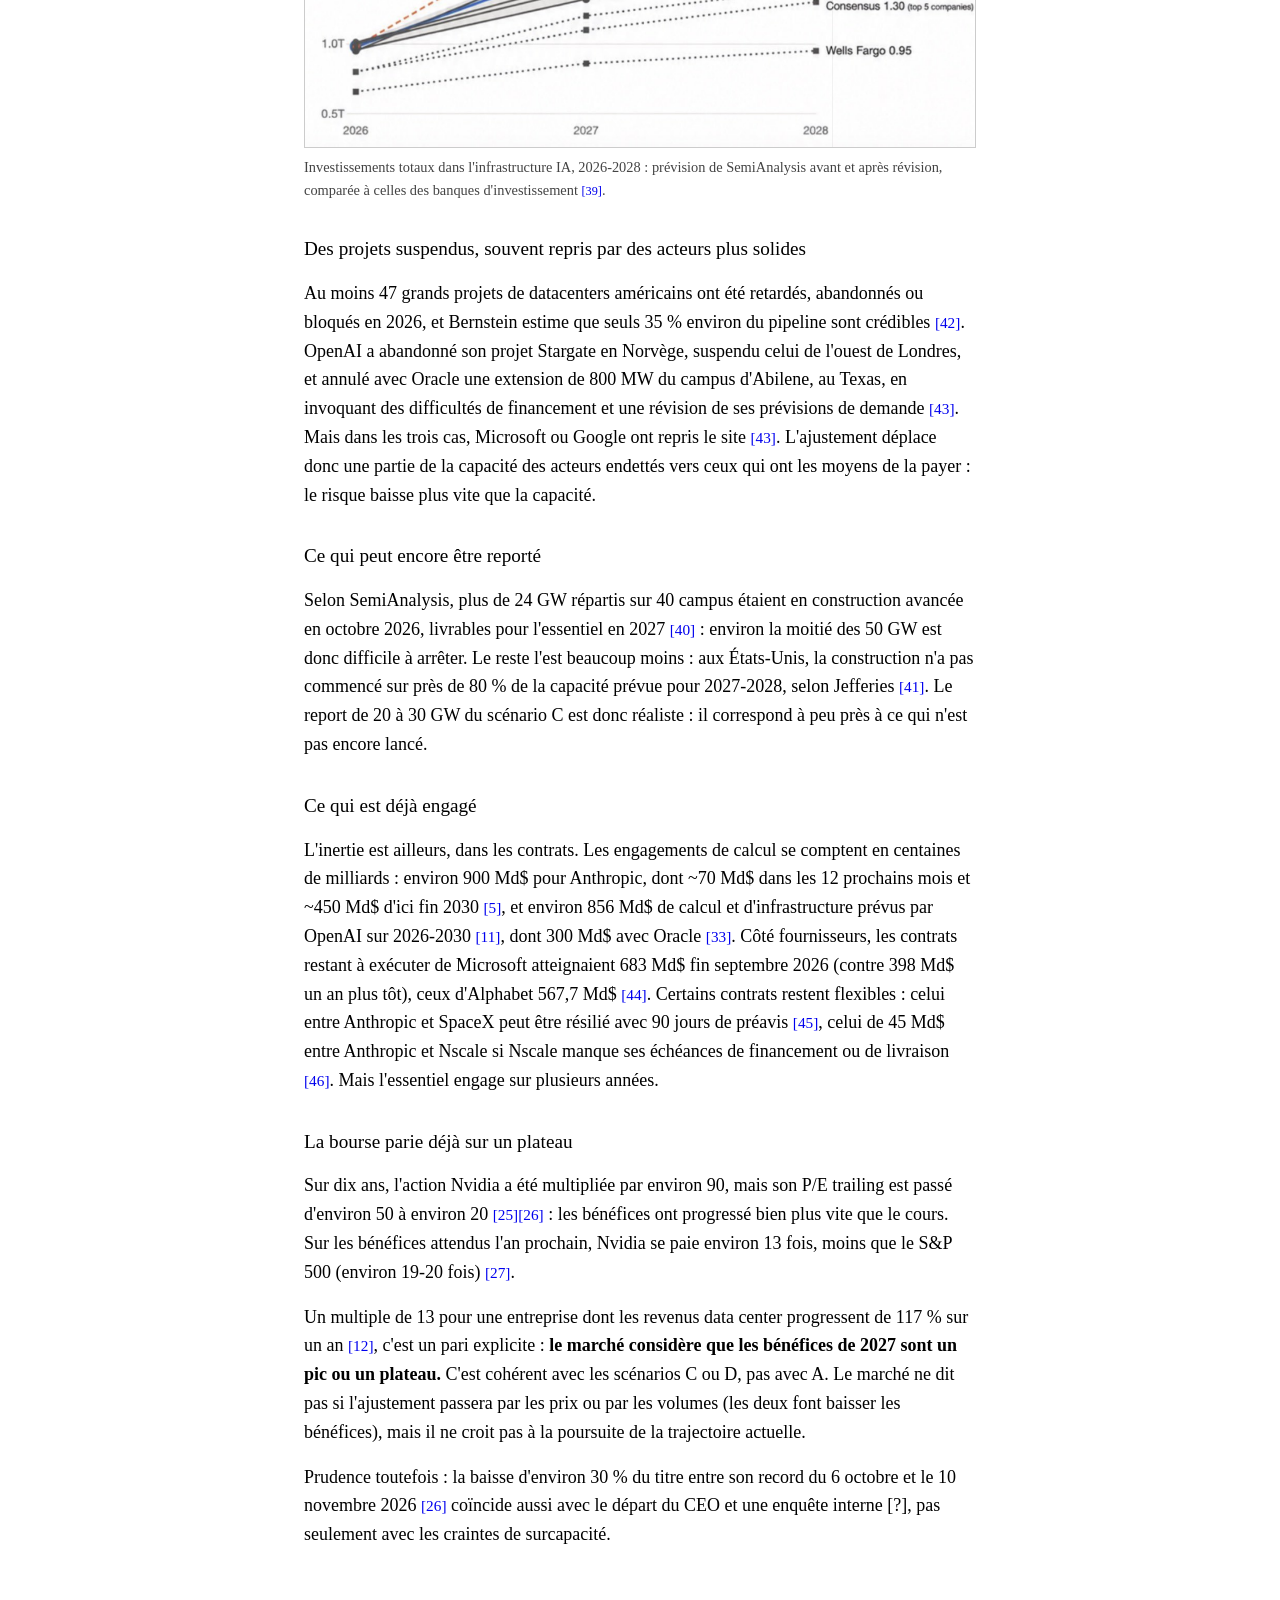
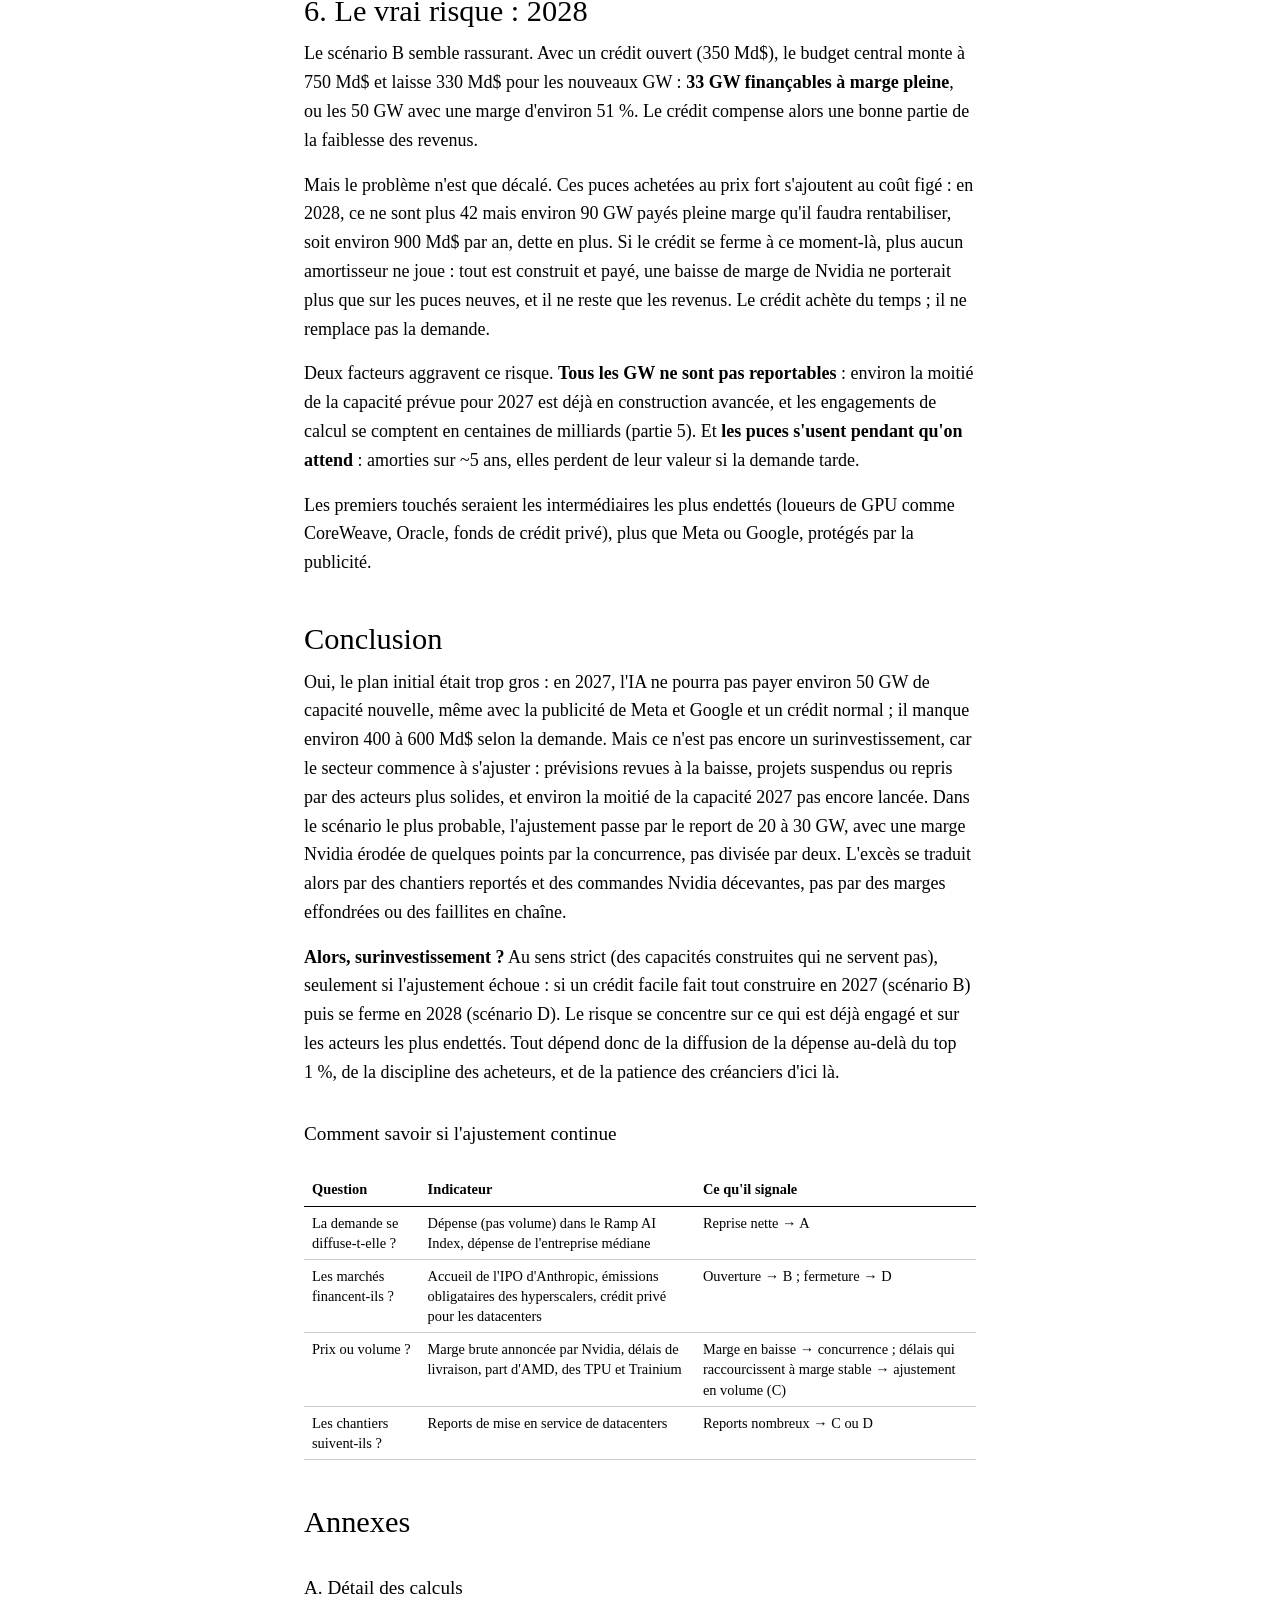
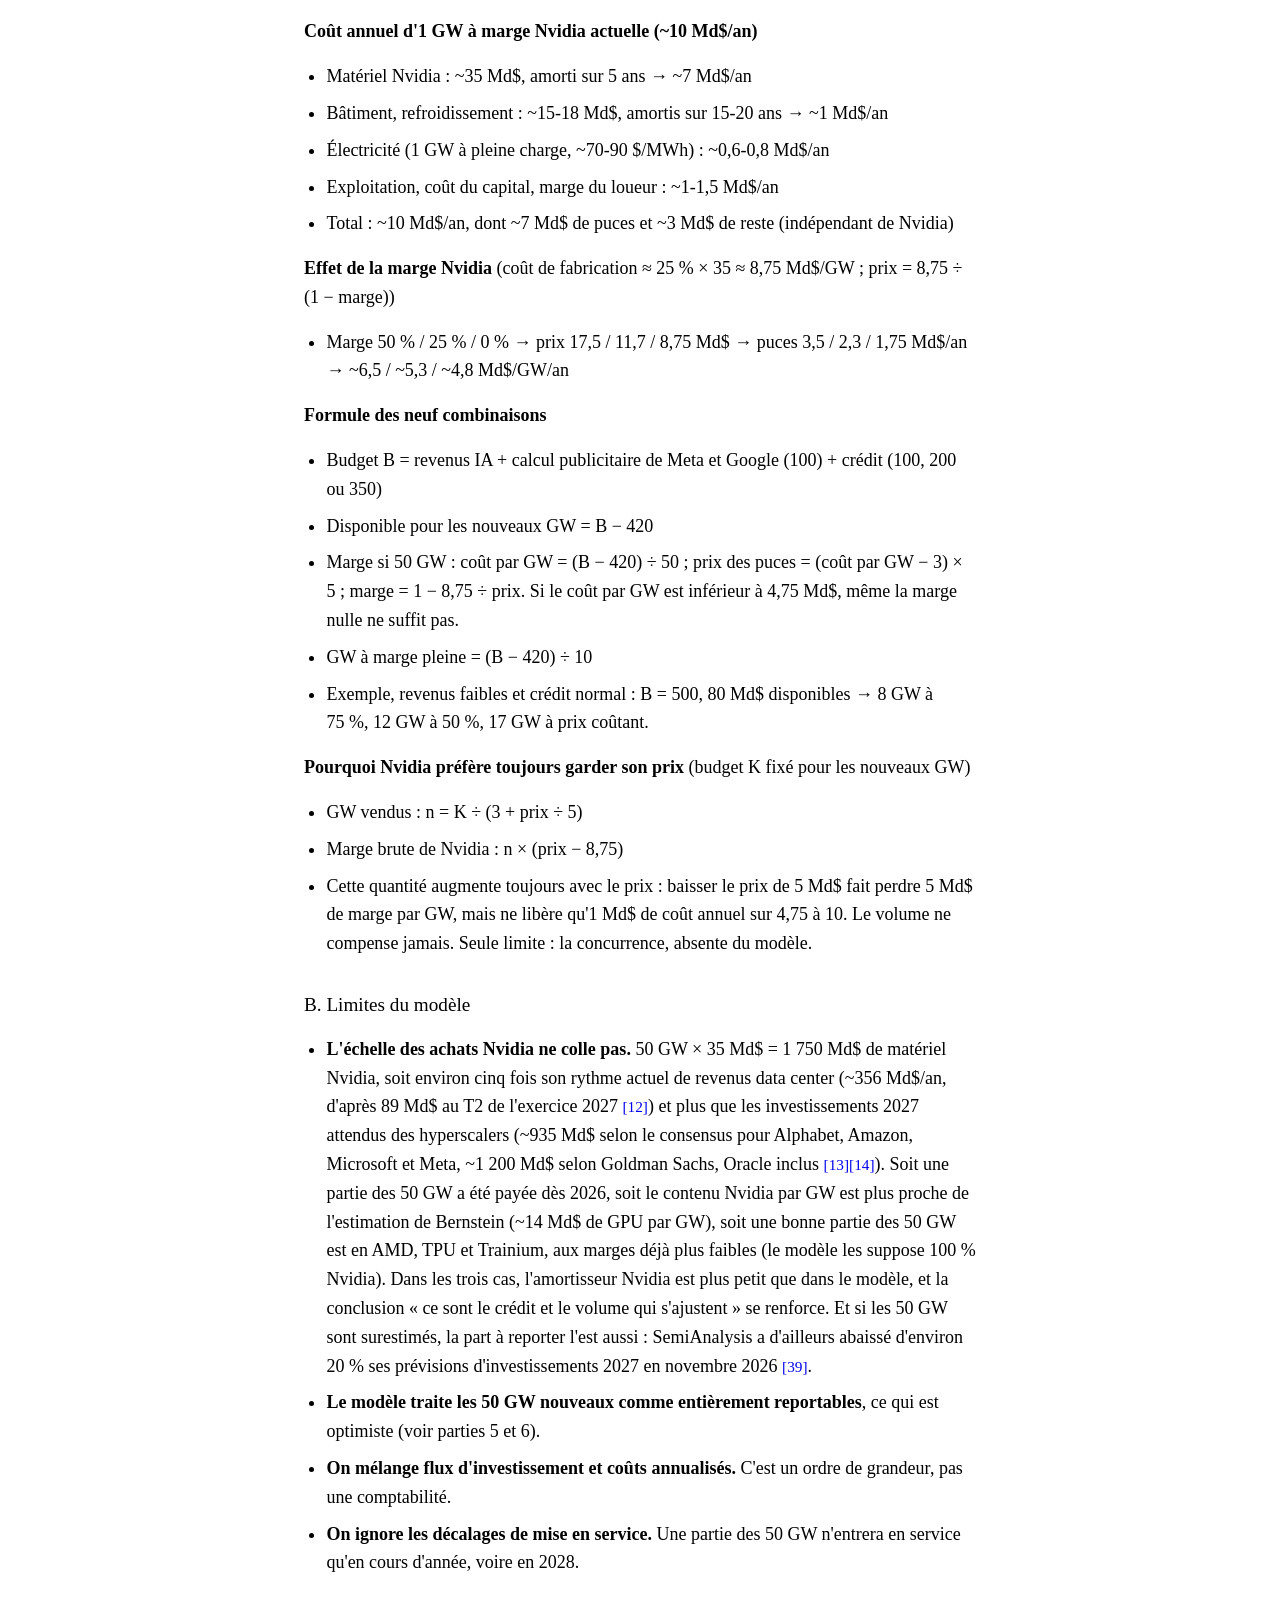
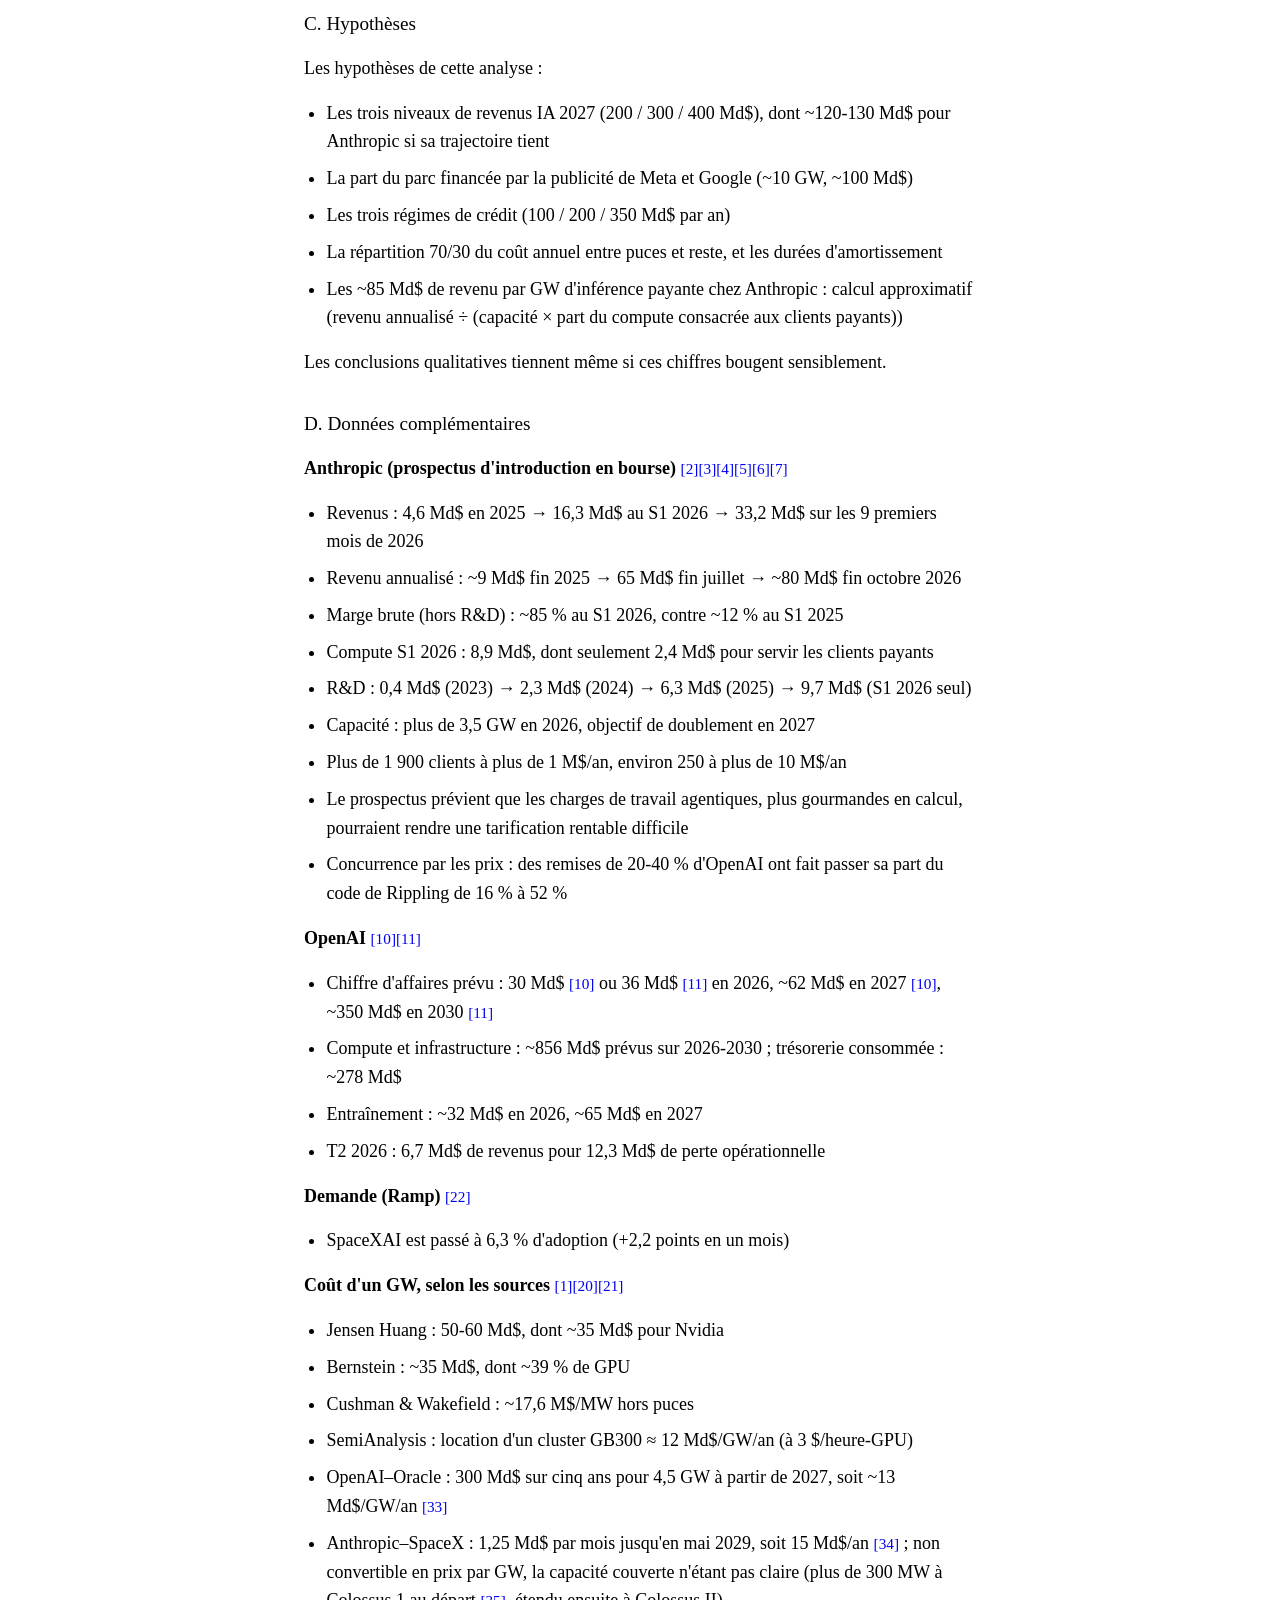
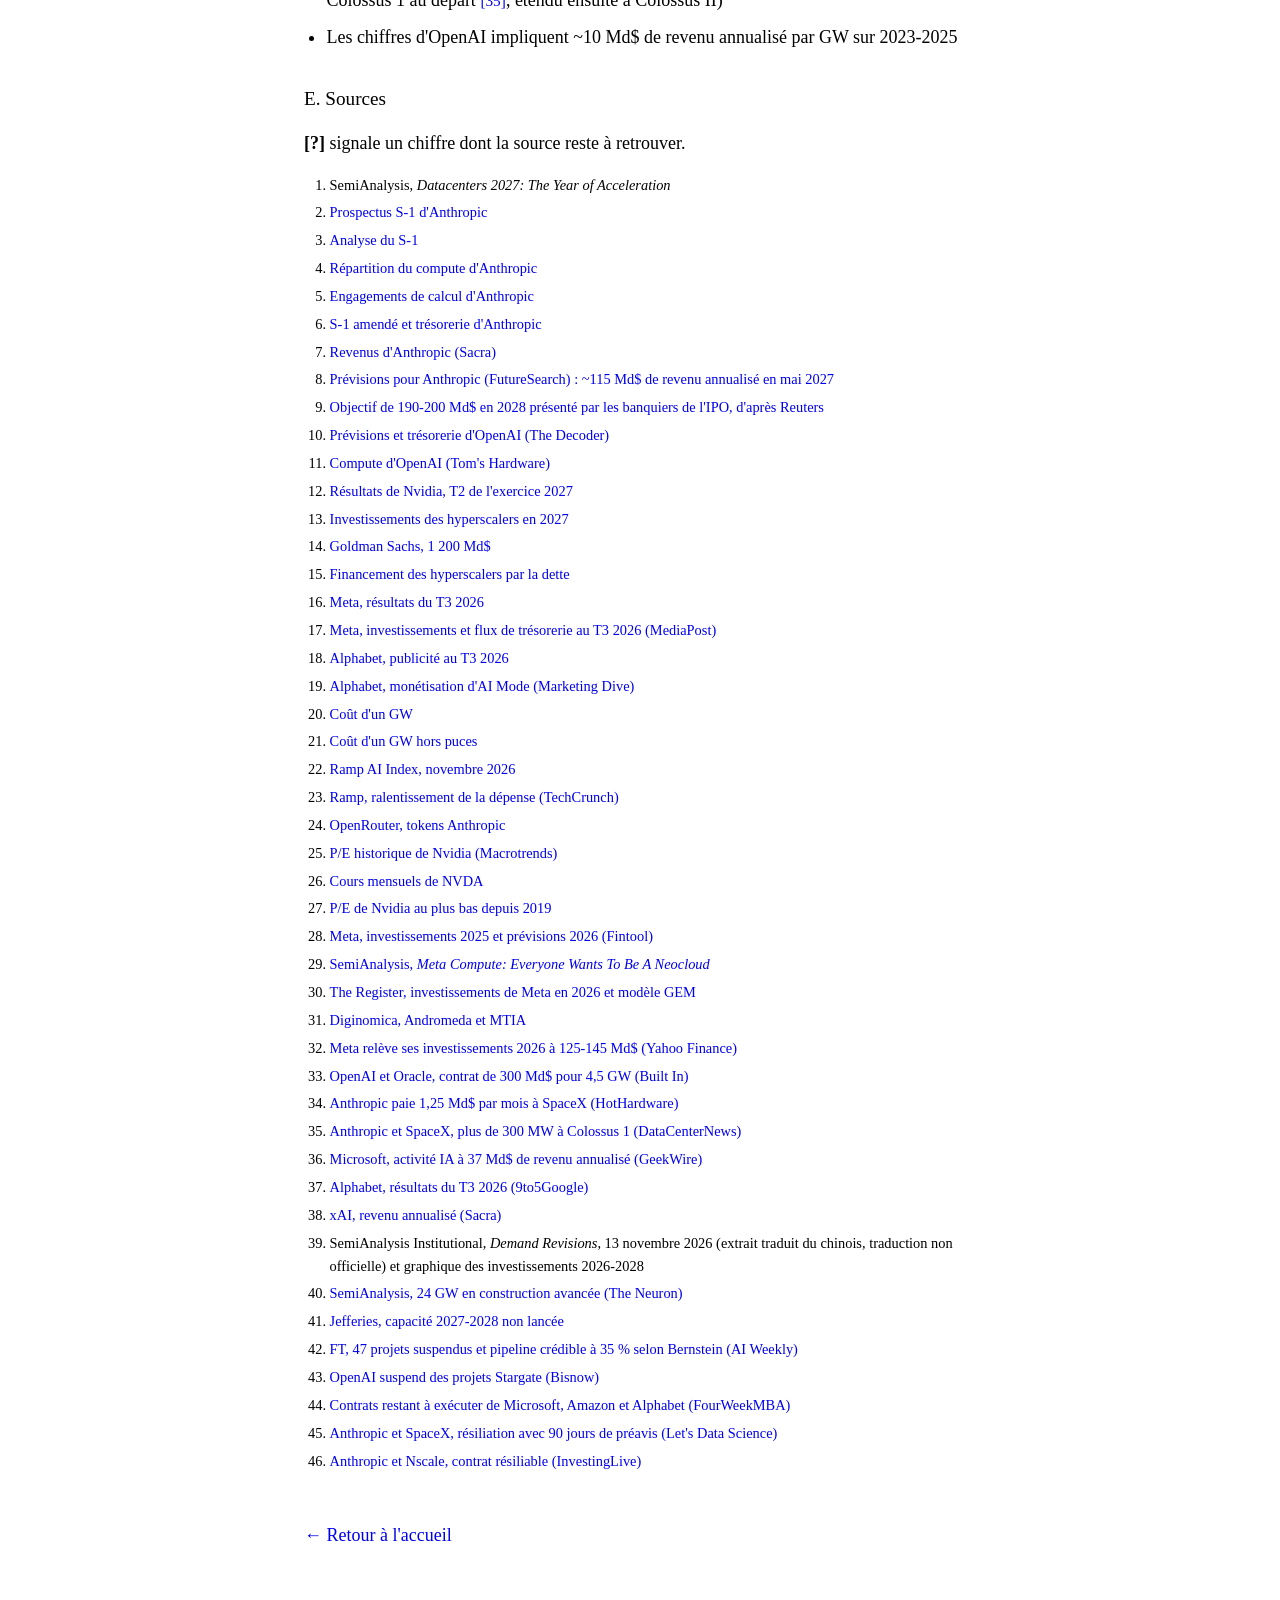
<file: posts/surinvestissement-ia.html>
<!doctype html>
<html lang="fr">
  <head>
    <meta charset="utf-8" />
    <meta name="viewport" content="width=device-width, initial-scale=1" />
    <title>Surinvestissement dans l&#x27;IA : le secteur s&#x27;ajuste-t-il à temps ?</title>
    <link rel="stylesheet" href="surinvestissement-ia.css" />
  </head>
  <body>
    <main>
      <article>
        <header>
          <h1>Surinvestissement dans l&#x27;IA : le secteur s&#x27;ajuste-t-il à temps ?</h1>
          <p class="meta">17 novembre 2026</p>
        </header>
<p>Est-ce qu'on surinvestit dans l'IA ? Selon les prévisions de SemiAnalysis d'avant novembre 2026, environ 50 GW de capacité IA vont s'ajouter en 2027 aux quelque 42 GW construits depuis 2025, soit environ 92 GW fin 2027 hors Chine <a class="ref" href="#ref-1">[1]</a>. La question n'est pas de savoir si ce plan est trop ambitieux (il l'est), mais si le secteur s'en rend compte à temps et l'adapte à ce qu'il peut payer. On arrive à quatre conclusions :</p>
<ul>
<li><strong>Le plan initial ne tient pas.</strong> Même en comptant le calcul que la publicité de Meta et Google paie déjà (celui de leurs publicités et produits gratuits), il manque environ 400 à 600 Md$ en 2027 selon la demande.</li>
<li><strong>Le secteur a trois façons de s'ajuster.</strong> Le crédit, qui compte autant que les revenus (150 Md$ de dette supplémentaire pèsent autant que 150 Md$ de chiffre d'affaires) mais ne fait que gagner du temps ; le report de constructions ; et la marge de Nvidia. Quand l'argent manque, Nvidia gagne plus à vendre moins de puces qu'à baisser ses prix : ce sont donc d'abord ses volumes qui baissent, sauf si AMD, les TPU et Trainium forcent les prix à la baisse ; ses bénéfices baissent dans les deux cas, comme l'anticipe la bourse.</li>
<li><strong>L'ajustement a commencé.</strong> SemiAnalysis a abaissé ses prévisions d'investissements 2027 d'environ 20 % <a class="ref" href="#ref-39">[39]</a>, des projets sont suspendus ou repris par des acteurs plus solides, et environ la moitié de la capacité prévue pour 2027 n'est pas encore lancée.</li>
<li><strong>Le vrai risque est en 2028.</strong> Si un crédit facile fait tout construire en 2027 puis se ferme, plus aucun amortisseur ne joue.</li>
</ul>
<h1>1. Le plan : une facture de 920 Md$, dont 420 déjà figés</h1>
<p>Construire 1 GW de datacenter IA coûte entre 35 et 60 Md$ selon les estimations, dont environ 35 Md$ de matériel acheté à Nvidia d'après Jensen Huang <a class="ref" href="#ref-20">[20]</a> (c'est le prix payé par les clients, pas ce qu'il coûte à Nvidia de le fabriquer). Ramené à l'année (puces amorties sur 5 ans, bâtiments sur 15 à 20 ans, plus l'électricité et l'exploitation), cela fait <strong>environ 10 Md$ par GW et par an</strong> : <strong>7 Md$ de puces</strong> (35 Md$ ÷ 5 ans) et <strong>3 Md$ pour tout le reste</strong>. C'est cohérent avec les prix de location constatés : environ 12 Md$ par GW et par an selon SemiAnalysis <a class="ref" href="#ref-1">[1]</a>, environ 13 Md$ dans le contrat entre OpenAI et Oracle (300 Md$ sur cinq ans pour 4,5 GW, à partir de 2027) <a class="ref" href="#ref-33">[33]</a>.</p>
<p>Pour 92 GW, la facture 2027 est donc d'<strong>environ 920 Md$</strong>. Mais <strong>420 Md$ correspondent aux 42 GW déjà construits</strong>, avec des puces achetées au prix fort : les contrats sont signés et le matériel payé. Seuls les 50 GW nouveaux peuvent encore s'ajuster, en prix ou en volume.</p>
<h1>2. Ce que le secteur peut payer : revenus de l'IA, publicité de Meta et Google, crédit</h1>
<p>Trois sources, de taille et de solidité différentes, peuvent régler cette facture.</p>
<h2>Les revenus de l'IA : 200 à 400 Md$</h2>
<p>Tous les montants de cet essai sont des chiffres d'affaires sur l'année 2027, pas des revenus annualisés (le revenu d'un mois multiplié par 12, plus élevé en fin d'année pour une entreprise en croissance). Et seul compte l'argent des clients finaux : la location de calcul d'un cloud à un labo est déjà payée avec le chiffre d'affaires de ce labo.</p>
<p>Anthropic est à environ 80 Md$ de revenu annualisé (octobre 2026) <a class="ref" href="#ref-6">[6]</a><a class="ref" href="#ref-7">[7]</a>, pour 33,2 Md$ de chiffre d'affaires sur les 9 premiers mois de 2026 <a class="ref" href="#ref-2">[2]</a>. Les prévisionnistes attendent environ 115 Md$ de revenu annualisé en mai 2027 <a class="ref" href="#ref-8">[8]</a>, et ses banquiers présentent aux investisseurs de l'IPO 190 à 200 Md$ de chiffre d'affaires pour 2028, contre 70 Md$ annoncés par Anthropic elle-même fin 2025 <a class="ref" href="#ref-9">[9]</a>. Sur cette trajectoire, Anthropic ferait environ 120 à 130 Md$ en 2027 (notre estimation). OpenAI prévoit ~30-36 Md$ de chiffre d'affaires en 2026 <a class="ref" href="#ref-10">[10]</a><a class="ref" href="#ref-11">[11]</a> et environ 62 Md$ en 2027 <a class="ref" href="#ref-10">[10]</a>, soit un quasi-doublement ; son revenu annualisé dépassait 40 Md$ en août 2026 [?]. Les deux labos feraient donc environ 190 Md$ en 2027 en tenant leurs plans.</p>
<p>Le reste est plus difficile à mesurer. L'activité IA de Microsoft atteignait 37 Md$ de revenu annualisé en avril 2026 (+123 % sur un an) <a class="ref" href="#ref-36">[36]</a>, mais une partie revient à louer du calcul à OpenAI. Google ne publie pas de revenus IA, et la croissance de Google Cloud (+103 % au T3 2026) <a class="ref" href="#ref-37">[37]</a> vient en partie de la location aux labos. xAI ne pèse qu'environ 0,5 Md$ de revenu annualisé hors X <a class="ref" href="#ref-38">[38]</a>. D'où trois hypothèses pour 2027 :</p>
<ul>
<li><strong>Faibles, ~200 Md$ :</strong> la stagnation de la dépense observée chez Ramp se prolonge <a class="ref" href="#ref-23">[23]</a>. Anthropic et OpenAI restent nettement sous leurs plans (~125 Md$ à eux deux), les autres ajoutent ~75 Md$.</li>
<li><strong>Centraux, ~300 Md$ :</strong> Anthropic et OpenAI font ~165 Md$, les autres ~135 Md$.</li>
<li><strong>Forts, ~400 Md$ :</strong> Anthropic et OpenAI tiennent leurs plans (~190 Md$), et les autres doublent à peu près chaque année (~210 Md$).</li>
</ul>
<h2>Le calcul payé par la publicité de Meta et Google : ~100 Md$, quoi qu'il arrive</h2>
<p>Une partie des 92 GW ne vend aucun token : elle classe les publicités, recommande des contenus et fait tourner les produits gratuits de Meta et Google. Elle est financée par leurs revenus publicitaires, environ 580 Md$ par an (T3 2026 × 4) <a class="ref" href="#ref-16">[16]</a><a class="ref" href="#ref-18">[18]</a>. Chez Meta, ce calcul est clairement rentable : 63,1 Md$ de revenus publicitaires au T3 2026 (+26 %), avec des impressions en hausse de 10 % mais un prix par publicité en hausse de 14 % <a class="ref" href="#ref-16">[16]</a>, signe que les recommandations par IA rendent chaque publicité plus efficace. Chez Google, c'est moins évident : 82 Md$ au T3 2026 (+10,6 %) <a class="ref" href="#ref-18">[18]</a> ; la recherche (63,4 Md$) progresse de 12 %, mais la direction reconnaît que les requêtes AI Mode se monétisent moins bien <a class="ref" href="#ref-19">[19]</a>.</p>
<p><strong>Hypothèse : ces usages occupent environ 10 GW, soit ~100 Md$ de la facture, couverts quoi qu'il arrive à la demande de tokens.</strong> Soit environ 17 % de leurs revenus publicitaires, un montant supportable. Ces usages consomment déjà beaucoup de calcul, et en consommeront plus : Meta a doublé au T4 2025 le nombre de GPU servant à entraîner GEM, son modèle génératif de classement des publicités <a class="ref" href="#ref-30">[30]</a>, étend ses puces maison (MTIA) à l'entraînement de ses modèles de classement et de recommandation <a class="ref" href="#ref-31">[31]</a>, et chercherait à rendre ses systèmes de recommandation plus de 10 fois plus complexes <a class="ref" href="#ref-29">[29]</a>. Mais ce n'est pas la majorité du parc : selon SemiAnalysis, l'essentiel de la nouvelle capacité de Meta va à Meta Superintelligence Labs <a class="ref" href="#ref-29">[29]</a>, et la hausse de ses investissements (72 Md$ en 2025, 125 à 145 Md$ prévus en 2026) est tirée à la fois par la superintelligence et par le cœur de métier <a class="ref" href="#ref-28">[28]</a><a class="ref" href="#ref-32">[32]</a>. Aucun hyperscaler ne publie cette répartition : 10 GW est un ordre de grandeur, pas une mesure. Une fourchette de 5 à 15 GW (50 à 150 Md$) déplacerait le prix des puces compatible d'environ ±5 Md$ par GW (voir la règle de pouce, partie 3), sans changer les conclusions.</p>
<p>Cette publicité paie le calcul publicitaire, pas les ambitions de « superintelligence » : Meta a dépensé 34,9 Md$ d'investissements au seul T3 (contre 19,4 Md$ un an plus tôt), et son flux de trésorerie libre est devenu négatif (−2,1 Md$) <a class="ref" href="#ref-17">[17]</a>.</p>
<h2>Le crédit : 100 à 350 Md$ par an, selon les marchés</h2>
<p>Le reste doit venir d'investisseurs qui parient sur les revenus de 2028-2030. Côté labos, OpenAI prévoit de consommer environ 57 Md$ de trésorerie en 2027 <a class="ref" href="#ref-10">[10]</a>, Anthropic dispose de plus de 95 Md$ avant son introduction en bourse <a class="ref" href="#ref-6">[6]</a>, et xAI et les autres ajoutent quelques dizaines de milliards. Côté hyperscalers, l'investissement IA absorberait environ 94 % de leur flux de trésorerie opérationnel en 2026-2027 selon PIMCO [?]. Ils ont déjà émis environ 136 Md$ de dette pour ça <a class="ref" href="#ref-15">[15]</a>, et les flux de trésorerie libres d'Alphabet (−9,1 Md$ au T3 2026) et d'Amazon (−42,4 Md$ sur 12 mois glissants) sont déjà négatifs [?]. Ce qu'ils peuvent mettre chaque année dépend de l'humeur des marchés :</p>
<ul>
<li><strong>Crédit fermé, ~100 Md$ :</strong> les labos vivent sur leur trésorerie, les hyperscalers cessent d'emprunter.</li>
<li><strong>Crédit normal, ~200 Md$ :</strong> le rythme actuel de brûlage des labos, plus une centaine de milliards de dette nouvelle.</li>
<li><strong>Crédit ouvert, ~350 Md$ :</strong> IPO réussie d'Anthropic, émissions obligataires massives, crédit privé abondant pour les datacenters.</li>
</ul>
<p><strong>En résumé :</strong> dans le cas de référence, le calcul publicitaire (~100 Md$) et le crédit normal (~200 Md$) apportent environ 300 Md$ par an en plus des revenus de l'IA, et seul le crédit varie selon les marchés. Avant tout crédit, il manque 920 − 100 − revenus de l'IA, soit 420 à 620 Md$ : c'est l'écart d'environ 400 à 600 Md$ annoncé en introduction. Le plan initial ne tient donc pas ; reste à savoir si le secteur s'en rend compte à temps.</p>
<h1>3. Comment le secteur peut s'ajuster : la marge de Nvidia ou le volume ?</h1>
<p>Trois leviers peuvent combler l'écart. <strong>Le crédit</strong>, tant que les investisseurs croient aux revenus de 2028-2030, mais il ne fait que gagner du temps, en alourdissant la facture figée de l'année suivante. <strong>Le report de constructions</strong>, dans la limite des contrats déjà signés. Et <strong>la marge de Nvidia</strong>. Les deux derniers peuvent venir d'un choix des acheteurs, qui adaptent leurs plans à leurs revenus, ou leur être imposés quand le crédit se ferme. Reste à savoir lequel, du prix ou du volume, absorbe l'écart.</p>
<h2>Si tous les GW sont construits, la marge de Nvidia doit baisser</h2>
<p>Nvidia vend aujourd'hui avec environ 75 % de marge brute <a class="ref" href="#ref-12">[12]</a> : sur 35 Md$ de matériel par GW, elle en fabrique pour environ 8,75 Md$. Effet d'une baisse de sa marge sur la facture :</p>
<div class="table-wrap"><table>
<thead>
<tr>
<th>Marge Nvidia (nouvelles puces)</th>
<th>Prix des puces par GW</th>
<th>Coût annuel par nouveau GW</th>
<th>Facture 2027 totale</th>
</tr>
</thead>
<tbody>
<tr>
<td>75 % (aujourd'hui)</td>
<td>35 Md$</td>
<td>~10 Md$</td>
<td><strong>~920 Md$</strong></td>
</tr>
<tr>
<td>50 %</td>
<td>17,5 Md$</td>
<td>~6,5 Md$</td>
<td><strong>~745 Md$</strong></td>
</tr>
<tr>
<td>25 %</td>
<td>11,7 Md$</td>
<td>~5,3 Md$</td>
<td><strong>~685 Md$</strong></td>
</tr>
<tr>
<td>0 % (théorique)</td>
<td>8,75 Md$</td>
<td>~4,8 Md$</td>
<td><strong>~655 Md$</strong></td>
</tr>
</tbody>
</table></div>
<p>Même à prix coûtant, la facture ne baisserait que d'environ 30 %, parce que 42 GW sont déjà payés : <strong>Nvidia est un amortisseur, pas une solution.</strong></p>
<p>Prenons un cas central, détaillé en partie 4 :</p>
<ol>
<li><strong>Budget :</strong> 300 (revenus de l'IA) + 100 (calcul publicitaire de Meta et Google) + 200 (crédit normal) = <strong>600 Md$</strong>.</li>
<li><strong>Moins le coût figé des 42 GW :</strong> 600 − 420 = <strong>180 Md$</strong> pour les 50 GW nouveaux.</li>
<li><strong>Par nouveau GW :</strong> 180 ÷ 50 = <strong>3,6 Md$ par an</strong>.</li>
<li><strong>Moins ce qui n'est pas des puces :</strong> 3,6 − 3 = <strong>0,6 Md$ par an</strong> pour les puces.</li>
<li><strong>Prix d'achat</strong> (puces amorties sur 5 ans) : 0,6 × 5 = <strong>3 Md$ de puces par GW</strong>, contre 35 Md$ aujourd'hui, et moins que les 8,75 Md$ qu'elles coûtent à fabriquer.</li>
<li><strong>Aucune marge ne permet donc de construire les 50 GW.</strong> Même à prix coûtant (~4,75 Md$ par GW et par an), seuls ~38 GW sont finançables ; à la marge actuelle, ~18 GW.</li>
</ol>
<p><strong>Règle de pouce :</strong> chaque 50 Md$ de budget en plus ou en moins déplace de 1 Md$ par an le coût supportable d'un nouveau GW, soit <strong>5 Md$ sur le prix des puces par GW</strong>, que l'argent vienne des revenus ou de la dette.</p>
<h2>Mais Nvidia a intérêt à vendre moins plutôt que moins cher</h2>
<p>Quand le budget ne suffit pas, Nvidia peut baisser ses prix pour vendre plus de GW, ou les garder et en vendre moins. Avec les 180 Md$ du scénario central, sa marge brute dans chaque cas :</p>
<div class="table-wrap"><table>
<thead>
<tr>
<th>Stratégie de Nvidia</th>
<th>GW vendus</th>
<th>Marge brute par GW</th>
<th>Marge brute totale</th>
</tr>
</thead>
<tbody>
<tr>
<td>Garder le prix (75 %)</td>
<td>18</td>
<td>26,25 Md$</td>
<td><strong>~470 Md$</strong></td>
</tr>
<tr>
<td>Baisser à 50 %</td>
<td>28</td>
<td>8,75 Md$</td>
<td>~240 Md$</td>
</tr>
<tr>
<td>Vendre à prix coûtant</td>
<td>38</td>
<td>0</td>
<td>0</td>
</tr>
</tbody>
</table></div>
<p><strong>Avec un budget fixé, Nvidia gagne toujours plus en gardant son prix</strong>, quelle que soit la taille du budget : comme 3 Md$ par GW ne dépendent pas d'elle, baisser son prix ne libère pas assez de volume pour compenser. Sa marge ne baisse donc que <strong>si quelqu'un d'autre construit les GW qu'elle refuse de brader</strong> : les TPU de Google, les Trainium d'Amazon, AMD, qui vendent déjà avec des marges plus faibles. Le vrai choix de Nvidia n'est pas « marge ou volume », mais « marge ou part de marché ».</p>
<h1>4. Quatre scénarios pour 2027</h1>
<p>En croisant les trois niveaux de revenus et les trois régimes de crédit (calcul publicitaire de Meta et Google fixé à 100 Md$), on obtient neuf budgets. Chaque case donne <strong>le nombre de GW finançables si Nvidia garde sa marge de 75 %</strong>, puis <strong>la marge maximale qui permettrait de construire les 50 GW</strong> :</p>
<div class="table-wrap"><table class="grid">
<caption>Nouveaux GW finançables en 2027 si Nvidia garde sa marge de 75 % ; entre parenthèses, la marge maximale qui permettrait de construire les 50 GW (— : impossible même à prix coûtant).</caption>
<thead><tr><th></th><th>Crédit fermé<br><span class="u">~100 Md$/an</span></th><th>Crédit normal<br><span class="u">~200 Md$/an</span></th><th>Crédit ouvert<br><span class="u">~350 Md$/an</span></th></tr></thead>
<tbody>
<tr><th>Revenus faibles<br><span class="u">~200 Md$/an</span></th><td class="p">Parc existant non couvert</td><td class="m">8 GW<br><span>—</span></td><td class="i">23 GW<br><span>—</span></td></tr>
<tr><th>Revenus centraux<br><span class="u">~300 Md$/an</span></th><td class="m">8 GW<br><span>—</span></td><td class="p"><strong>18 GW</strong><br><span>—</span></td><td class="m">33 GW<br><span>(51 %)</span></td></tr>
<tr><th>Revenus forts<br><span class="u">~400 Md$/an</span></th><td class="i">18 GW<br><span>—</span></td><td class="m">28 GW<br><span>(33 %)</span></td><td class="p">43 GW<br><span>(69 %)</span></td></tr>
</tbody></table></div>
<p class="legend">Probabilité de la combinaison&nbsp;: <span class="item"><span class="sw p"></span>probable</span> <span class="item"><span class="sw m"></span>possible</span> <span class="item"><span class="sw i"></span>peu probable</span></p>
<p>La grille se lit en diagonale : <strong>un cran de crédit vaut à peu près un cran de revenus</strong>. Mais les deux ne sont pas indépendants : les prêteurs financent les revenus attendus, qu'ils extrapolent de la croissance actuelle. Les cases foncées (revenus faibles et crédit ouvert, revenus forts et crédit fermé) sont donc peu probables, sauf choc extérieur. Le seul écart plausible à la diagonale est un crédit en avance sur les revenus, parce qu'il anticipe dans l'euphorie et se retire d'un coup à la déception. Les neuf cases se regroupent en quatre scénarios :</p>
<div class="table-wrap"><table>
<thead>
<tr>
<th>Scénario</th>
<th>Hypothèses</th>
<th>Nouveaux GW en 2027</th>
<th>Nvidia</th>
<th>Ce qui absorbe l'écart</th>
</tr>
</thead>
<tbody>
<tr>
<td><strong>A. Diffusion</strong></td>
<td>Revenus forts, crédit ouvert</td>
<td>~43-50</td>
<td>Marge ~70-75 %</td>
<td>Un léger report ou une légère baisse de marge : pas de surinvestissement.</td>
</tr>
<tr>
<td><strong>B. Fuite en avant</strong></td>
<td>Revenus centraux, crédit ouvert</td>
<td>~33-50</td>
<td>Marge ~50-75 %</td>
<td>Le crédit, mais le risque glisse en 2028 (partie 6).</td>
</tr>
<tr>
<td><strong>C. Atterrissage</strong></td>
<td>Revenus centraux, crédit normal</td>
<td>~20-30</td>
<td>Volume décevant, marge érodée par la concurrence</td>
<td>Le report de 20 à 30 GW : Nvidia défend ses prix, AMD, TPU et Trainium prennent une partie du volume.</td>
</tr>
<tr>
<td><strong>D. Gel</strong></td>
<td>Revenus faibles ou crédit fermé</td>
<td>0-23</td>
<td>Chute des commandes</td>
<td>Rien ne suffit : chantiers suspendus, capacités inutilisées.</td>
</tr>
</tbody>
</table></div>
<p><strong>C est le scénario le plus probable</strong>, car les données récentes plaident pour des revenus centraux, pas forts :</p>
<ul>
<li><strong>Les volumes explosent, pas la dépense.</strong> Sur OpenRouter, les tokens Anthropic sont passés d'environ 0,6 à 2,2 T/jour (×3,5) entre mi-septembre et le 24 octobre, après les lancements d'Opus, Sonnet et Haiku 5.5, Haiku 5.5 coûtant 10-15 % du prix de Sonnet <a class="ref" href="#ref-24">[24]</a>. Mais chez Ramp, la dépense des entreprises en tokens Anthropic n'a progressé que de 0,5 % en octobre, après −13 % en septembre, et reste 1,6 % sous le pic de juillet <a class="ref" href="#ref-23">[23]</a>. Les modèles moins chers gonflent le volume, pas le chiffre d'affaires.</li>
<li><strong>Les leviers de relance (baisser les prix, inclure des tokens API dans les abonnements) sont des baisses de prix déguisées</strong> : ils font monter le volume, pas forcément le revenu.</li>
<li><strong>L'entraînement et la recherche absorberont toute la capacité disponible</strong>, mais c'est un coût, pas un revenu : chez Anthropic, l'inférence payante ne représente déjà qu'environ 25 % du calcul <a class="ref" href="#ref-4">[4]</a>.</li>
<li><strong>La demande est très concentrée.</strong> Chez Ramp, 56,8 % des entreprises américaines paient pour de l'IA (un record), mais 1 % d'entre elles génère environ 80 % des revenus d'OpenAI et d'Anthropic, avec environ 10 200 $ par employé et par mois, contre 16 $ pour l'entreprise médiane <a class="ref" href="#ref-22">[22]</a>. Le scénario A suppose que cette dépense se diffuse ; ce n'est pas encore visible.</li>
</ul>
<p>Côté crédit, le régime « normal » est déjà tendu (94 % du flux de trésorerie opérationnel des hyperscalers absorbé). B reste possible si les marchés continuent de financer, par exemple après une IPO d'Anthropic bien accueillie ; D suppose un choc financier ou un net recul de la demande.</p>
<h1>5. L'ajustement a-t-il commencé ?</h1>
<p>Un plan trop ambitieux n'est pas encore un surinvestissement : tout dépend de la capacité des acteurs à l'adapter à temps. Les premiers signaux sont plutôt encourageants.</p>
<h2>Les prévisions sont revues à la baisse</h2>
<p>Le 13 novembre 2026, SemiAnalysis a abaissé ses prévisions d'investissements dans l'infrastructure IA : environ 1 550 Md$ au lieu d'environ 1 900 Md$ en 2027 (≈ −20 %), et 1 900 Md$ au lieu de 2 640 Md$ en 2028 (≈ −28 %) <a class="ref" href="#ref-39">[39]</a>. Ses raisons recoupent cette analyse : des revenus en tokens plus faibles que prévu, des investisseurs qui refusent de financer des datacenters sans engagement d'un hyperscaler, et quelques retards réglementaires. La baisse vient à la fois de volumes plus faibles et de prix plus bas, et c'est Nvidia qui en encaisse l'essentiel. Les 50 GW de cet essai reposent sur la prévision d'avant révision.</p>
<figure>
<img src="img/semianalysis-capex-revision.png" alt="Investissements totaux dans l'infrastructure IA 2026-2028 : SemiAnalysis avant et après révision, comparé aux banques d'investissement" />
<figcaption>Investissements totaux dans l'infrastructure IA, 2026-2028 : prévision de SemiAnalysis avant et après révision, comparée à celles des banques d'investissement <a class="ref" href="#ref-39">[39]</a>.</figcaption>
</figure>
<h2>Des projets suspendus, souvent repris par des acteurs plus solides</h2>
<p>Au moins 47 grands projets de datacenters américains ont été retardés, abandonnés ou bloqués en 2026, et Bernstein estime que seuls 35 % environ du pipeline sont crédibles <a class="ref" href="#ref-42">[42]</a>. OpenAI a abandonné son projet Stargate en Norvège, suspendu celui de l'ouest de Londres, et annulé avec Oracle une extension de 800 MW du campus d'Abilene, au Texas, en invoquant des difficultés de financement et une révision de ses prévisions de demande <a class="ref" href="#ref-43">[43]</a>. Mais dans les trois cas, Microsoft ou Google ont repris le site <a class="ref" href="#ref-43">[43]</a>. L'ajustement déplace donc une partie de la capacité des acteurs endettés vers ceux qui ont les moyens de la payer : le risque baisse plus vite que la capacité.</p>
<h2>Ce qui peut encore être reporté</h2>
<p>Selon SemiAnalysis, plus de 24 GW répartis sur 40 campus étaient en construction avancée en octobre 2026, livrables pour l'essentiel en 2027 <a class="ref" href="#ref-40">[40]</a> : environ la moitié des 50 GW est donc difficile à arrêter. Le reste l'est beaucoup moins : aux États-Unis, la construction n'a pas commencé sur près de 80 % de la capacité prévue pour 2027-2028, selon Jefferies <a class="ref" href="#ref-41">[41]</a>. Le report de 20 à 30 GW du scénario C est donc réaliste : il correspond à peu près à ce qui n'est pas encore lancé.</p>
<h2>Ce qui est déjà engagé</h2>
<p>L'inertie est ailleurs, dans les contrats. Les engagements de calcul se comptent en centaines de milliards : environ 900 Md$ pour Anthropic, dont ~70 Md$ dans les 12 prochains mois et ~450 Md$ d'ici fin 2030 <a class="ref" href="#ref-5">[5]</a>, et environ 856 Md$ de calcul et d'infrastructure prévus par OpenAI sur 2026-2030 <a class="ref" href="#ref-11">[11]</a>, dont 300 Md$ avec Oracle <a class="ref" href="#ref-33">[33]</a>. Côté fournisseurs, les contrats restant à exécuter de Microsoft atteignaient 683 Md$ fin septembre 2026 (contre 398 Md$ un an plus tôt), ceux d'Alphabet 567,7 Md$ <a class="ref" href="#ref-44">[44]</a>. Certains contrats restent flexibles : celui entre Anthropic et SpaceX peut être résilié avec 90 jours de préavis <a class="ref" href="#ref-45">[45]</a>, celui de 45 Md$ entre Anthropic et Nscale si Nscale manque ses échéances de financement ou de livraison <a class="ref" href="#ref-46">[46]</a>. Mais l'essentiel engage sur plusieurs années.</p>
<h2>La bourse parie déjà sur un plateau</h2>
<p>Sur dix ans, l'action Nvidia a été multipliée par environ 90, mais son P/E trailing est passé d'environ 50 à environ 20 <a class="ref" href="#ref-25">[25]</a><a class="ref" href="#ref-26">[26]</a> : les bénéfices ont progressé bien plus vite que le cours. Sur les bénéfices attendus l'an prochain, Nvidia se paie environ 13 fois, moins que le S&amp;P 500 (environ 19-20 fois) <a class="ref" href="#ref-27">[27]</a>.</p>
<p>Un multiple de 13 pour une entreprise dont les revenus data center progressent de 117 % sur un an <a class="ref" href="#ref-12">[12]</a>, c'est un pari explicite : <strong>le marché considère que les bénéfices de 2027 sont un pic ou un plateau.</strong> C'est cohérent avec les scénarios C ou D, pas avec A. Le marché ne dit pas si l'ajustement passera par les prix ou par les volumes (les deux font baisser les bénéfices), mais il ne croit pas à la poursuite de la trajectoire actuelle.</p>
<p>Prudence toutefois : la baisse d'environ 30 % du titre entre son record du 6 octobre et le 10 novembre 2026 <a class="ref" href="#ref-26">[26]</a> coïncide aussi avec le départ du CEO et une enquête interne [?], pas seulement avec les craintes de surcapacité.</p>
<h1>6. Le vrai risque : 2028</h1>
<p>Le scénario B semble rassurant. Avec un crédit ouvert (350 Md$), le budget central monte à 750 Md$ et laisse 330 Md$ pour les nouveaux GW : <strong>33 GW finançables à marge pleine</strong>, ou les 50 GW avec une marge d'environ 51 %. Le crédit compense alors une bonne partie de la faiblesse des revenus.</p>
<p>Mais le problème n'est que décalé. Ces puces achetées au prix fort s'ajoutent au coût figé : en 2028, ce ne sont plus 42 mais environ 90 GW payés pleine marge qu'il faudra rentabiliser, soit environ 900 Md$ par an, dette en plus. Si le crédit se ferme à ce moment-là, plus aucun amortisseur ne joue : tout est construit et payé, une baisse de marge de Nvidia ne porterait plus que sur les puces neuves, et il ne reste que les revenus. Le crédit achète du temps ; il ne remplace pas la demande.</p>
<p>Deux facteurs aggravent ce risque. <strong>Tous les GW ne sont pas reportables</strong> : environ la moitié de la capacité prévue pour 2027 est déjà en construction avancée, et les engagements de calcul se comptent en centaines de milliards (partie 5). Et <strong>les puces s'usent pendant qu'on attend</strong> : amorties sur ~5 ans, elles perdent de leur valeur si la demande tarde.</p>
<p>Les premiers touchés seraient les intermédiaires les plus endettés (loueurs de GPU comme CoreWeave, Oracle, fonds de crédit privé), plus que Meta ou Google, protégés par la publicité.</p>
<h1>Conclusion</h1>
<p>Oui, le plan initial était trop gros : en 2027, l'IA ne pourra pas payer environ 50 GW de capacité nouvelle, même avec la publicité de Meta et Google et un crédit normal ; il manque environ 400 à 600 Md$ selon la demande. Mais ce n'est pas encore un surinvestissement, car le secteur commence à s'ajuster : prévisions revues à la baisse, projets suspendus ou repris par des acteurs plus solides, et environ la moitié de la capacité 2027 pas encore lancée. Dans le scénario le plus probable, l'ajustement passe par le report de 20 à 30 GW, avec une marge Nvidia érodée de quelques points par la concurrence, pas divisée par deux. L'excès se traduit alors par des chantiers reportés et des commandes Nvidia décevantes, pas par des marges effondrées ou des faillites en chaîne.</p>
<p><strong>Alors, surinvestissement ?</strong> Au sens strict (des capacités construites qui ne servent pas), seulement si l'ajustement échoue : si un crédit facile fait tout construire en 2027 (scénario B) puis se ferme en 2028 (scénario D). Le risque se concentre sur ce qui est déjà engagé et sur les acteurs les plus endettés. Tout dépend donc de la diffusion de la dépense au-delà du top 1 %, de la discipline des acheteurs, et de la patience des créanciers d'ici là.</p>
<h2>Comment savoir si l'ajustement continue</h2>
<div class="table-wrap"><table>
<thead>
<tr>
<th>Question</th>
<th>Indicateur</th>
<th>Ce qu'il signale</th>
</tr>
</thead>
<tbody>
<tr>
<td>La demande se diffuse-t-elle ?</td>
<td>Dépense (pas volume) dans le Ramp AI Index, dépense de l'entreprise médiane</td>
<td>Reprise nette → A</td>
</tr>
<tr>
<td>Les marchés financent-ils ?</td>
<td>Accueil de l'IPO d'Anthropic, émissions obligataires des hyperscalers, crédit privé pour les datacenters</td>
<td>Ouverture → B ; fermeture → D</td>
</tr>
<tr>
<td>Prix ou volume ?</td>
<td>Marge brute annoncée par Nvidia, délais de livraison, part d'AMD, des TPU et Trainium</td>
<td>Marge en baisse → concurrence ; délais qui raccourcissent à marge stable → ajustement en volume (C)</td>
</tr>
<tr>
<td>Les chantiers suivent-ils ?</td>
<td>Reports de mise en service de datacenters</td>
<td>Reports nombreux → C ou D</td>
</tr>
</tbody>
</table></div>
<h1>Annexes</h1>
<h2>A. Détail des calculs</h2>
<p><strong>Coût annuel d'1 GW à marge Nvidia actuelle (~10 Md$/an)</strong></p>
<ul>
<li>Matériel Nvidia : ~35 Md$, amorti sur 5 ans → ~7 Md$/an</li>
<li>Bâtiment, refroidissement : ~15-18 Md$, amortis sur 15-20 ans → ~1 Md$/an</li>
<li>Électricité (1 GW à pleine charge, ~70-90 $/MWh) : ~0,6-0,8 Md$/an</li>
<li>Exploitation, coût du capital, marge du loueur : ~1-1,5 Md$/an</li>
<li>Total : ~10 Md$/an, dont ~7 Md$ de puces et ~3 Md$ de reste (indépendant de Nvidia)</li>
</ul>
<p><strong>Effet de la marge Nvidia</strong> (coût de fabrication ≈ 25 % × 35 ≈ 8,75 Md$/GW ; prix = 8,75 ÷ (1 − marge))</p>
<ul>
<li>Marge 50 % / 25 % / 0 % → prix 17,5 / 11,7 / 8,75 Md$ → puces 3,5 / 2,3 / 1,75 Md$/an → ~6,5 / ~5,3 / ~4,8 Md$/GW/an</li>
</ul>
<p><strong>Formule des neuf combinaisons</strong></p>
<ul>
<li>Budget B = revenus IA + calcul publicitaire de Meta et Google (100) + crédit (100, 200 ou 350)</li>
<li>Disponible pour les nouveaux GW = B − 420</li>
<li>Marge si 50 GW : coût par GW = (B − 420) ÷ 50 ; prix des puces = (coût par GW − 3) × 5 ; marge = 1 − 8,75 ÷ prix. Si le coût par GW est inférieur à 4,75 Md$, même la marge nulle ne suffit pas.</li>
<li>GW à marge pleine = (B − 420) ÷ 10</li>
<li>Exemple, revenus faibles et crédit normal : B = 500, 80 Md$ disponibles → 8 GW à 75 %, 12 GW à 50 %, 17 GW à prix coûtant.</li>
</ul>
<p><strong>Pourquoi Nvidia préfère toujours garder son prix</strong> (budget K fixé pour les nouveaux GW)</p>
<ul>
<li>GW vendus : n = K ÷ (3 + prix ÷ 5)</li>
<li>Marge brute de Nvidia : n × (prix − 8,75)</li>
<li>Cette quantité augmente toujours avec le prix : baisser le prix de 5 Md$ fait perdre 5 Md$ de marge par GW, mais ne libère qu'1 Md$ de coût annuel sur 4,75 à 10. Le volume ne compense jamais. Seule limite : la concurrence, absente du modèle.</li>
</ul>
<h2>B. Limites du modèle</h2>
<ul>
<li><strong>L'échelle des achats Nvidia ne colle pas.</strong> 50 GW × 35 Md$ = 1 750 Md$ de matériel Nvidia, soit environ cinq fois son rythme actuel de revenus data center (~356 Md$/an, d'après 89 Md$ au T2 de l'exercice 2027 <a class="ref" href="#ref-12">[12]</a>) et plus que les investissements 2027 attendus des hyperscalers (~935 Md$ selon le consensus pour Alphabet, Amazon, Microsoft et Meta, ~1 200 Md$ selon Goldman Sachs, Oracle inclus <a class="ref" href="#ref-13">[13]</a><a class="ref" href="#ref-14">[14]</a>). Soit une partie des 50 GW a été payée dès 2026, soit le contenu Nvidia par GW est plus proche de l'estimation de Bernstein (~14 Md$ de GPU par GW), soit une bonne partie des 50 GW est en AMD, TPU et Trainium, aux marges déjà plus faibles (le modèle les suppose 100 % Nvidia). Dans les trois cas, l'amortisseur Nvidia est plus petit que dans le modèle, et la conclusion « ce sont le crédit et le volume qui s'ajustent » se renforce. Et si les 50 GW sont surestimés, la part à reporter l'est aussi : SemiAnalysis a d'ailleurs abaissé d'environ 20 % ses prévisions d'investissements 2027 en novembre 2026 <a class="ref" href="#ref-39">[39]</a>.</li>
<li><strong>Le modèle traite les 50 GW nouveaux comme entièrement reportables</strong>, ce qui est optimiste (voir parties 5 et 6).</li>
<li><strong>On mélange flux d'investissement et coûts annualisés.</strong> C'est un ordre de grandeur, pas une comptabilité.</li>
<li><strong>On ignore les décalages de mise en service.</strong> Une partie des 50 GW n'entrera en service qu'en cours d'année, voire en 2028.</li>
</ul>
<h2>C. Hypothèses</h2>
<p>Les hypothèses de cette analyse :</p>
<ul>
<li>Les trois niveaux de revenus IA 2027 (200 / 300 / 400 Md$), dont ~120-130 Md$ pour Anthropic si sa trajectoire tient</li>
<li>La part du parc financée par la publicité de Meta et Google (~10 GW, ~100 Md$)</li>
<li>Les trois régimes de crédit (100 / 200 / 350 Md$ par an)</li>
<li>La répartition 70/30 du coût annuel entre puces et reste, et les durées d'amortissement</li>
<li>Les ~85 Md$ de revenu par GW d'inférence payante chez Anthropic : calcul approximatif (revenu annualisé ÷ (capacité × part du compute consacrée aux clients payants))</li>
</ul>
<p>Les conclusions qualitatives tiennent même si ces chiffres bougent sensiblement.</p>
<h2>D. Données complémentaires</h2>
<p><strong>Anthropic (prospectus d'introduction en bourse)</strong> <a class="ref" href="#ref-2">[2]</a><a class="ref" href="#ref-3">[3]</a><a class="ref" href="#ref-4">[4]</a><a class="ref" href="#ref-5">[5]</a><a class="ref" href="#ref-6">[6]</a><a class="ref" href="#ref-7">[7]</a></p>
<ul>
<li>Revenus : 4,6 Md$ en 2025 → 16,3 Md$ au S1 2026 → 33,2 Md$ sur les 9 premiers mois de 2026</li>
<li>Revenu annualisé : ~9 Md$ fin 2025 → 65 Md$ fin juillet → ~80 Md$ fin octobre 2026</li>
<li>Marge brute (hors R&amp;D) : ~85 % au S1 2026, contre ~12 % au S1 2025</li>
<li>Compute S1 2026 : 8,9 Md$, dont seulement 2,4 Md$ pour servir les clients payants</li>
<li>R&amp;D : 0,4 Md$ (2023) → 2,3 Md$ (2024) → 6,3 Md$ (2025) → 9,7 Md$ (S1 2026 seul)</li>
<li>Capacité : plus de 3,5 GW en 2026, objectif de doublement en 2027</li>
<li>Plus de 1 900 clients à plus de 1 M$/an, environ 250 à plus de 10 M$/an</li>
<li>Le prospectus prévient que les charges de travail agentiques, plus gourmandes en calcul, pourraient rendre une tarification rentable difficile</li>
<li>Concurrence par les prix : des remises de 20-40 % d'OpenAI ont fait passer sa part du code de Rippling de 16 % à 52 %</li>
</ul>
<p><strong>OpenAI</strong> <a class="ref" href="#ref-10">[10]</a><a class="ref" href="#ref-11">[11]</a></p>
<ul>
<li>Chiffre d'affaires prévu : 30 Md$ <a class="ref" href="#ref-10">[10]</a> ou 36 Md$ <a class="ref" href="#ref-11">[11]</a> en 2026, ~62 Md$ en 2027 <a class="ref" href="#ref-10">[10]</a>, ~350 Md$ en 2030 <a class="ref" href="#ref-11">[11]</a></li>
<li>Compute et infrastructure : ~856 Md$ prévus sur 2026-2030 ; trésorerie consommée : ~278 Md$</li>
<li>Entraînement : ~32 Md$ en 2026, ~65 Md$ en 2027</li>
<li>T2 2026 : 6,7 Md$ de revenus pour 12,3 Md$ de perte opérationnelle</li>
</ul>
<p><strong>Demande (Ramp)</strong> <a class="ref" href="#ref-22">[22]</a></p>
<ul>
<li>SpaceXAI est passé à 6,3 % d'adoption (+2,2 points en un mois)</li>
</ul>
<p><strong>Coût d'un GW, selon les sources</strong> <a class="ref" href="#ref-1">[1]</a><a class="ref" href="#ref-20">[20]</a><a class="ref" href="#ref-21">[21]</a></p>
<ul>
<li>Jensen Huang : 50-60 Md$, dont ~35 Md$ pour Nvidia</li>
<li>Bernstein : ~35 Md$, dont ~39 % de GPU</li>
<li>Cushman &amp; Wakefield : ~17,6 M$/MW hors puces</li>
<li>SemiAnalysis : location d'un cluster GB300 ≈ 12 Md$/GW/an (à 3 $/heure-GPU)</li>
<li>OpenAI–Oracle : 300 Md$ sur cinq ans pour 4,5 GW à partir de 2027, soit ~13 Md$/GW/an <a class="ref" href="#ref-33">[33]</a></li>
<li>Anthropic–SpaceX : 1,25 Md$ par mois jusqu'en mai 2029, soit 15 Md$/an <a class="ref" href="#ref-34">[34]</a> ; non convertible en prix par GW, la capacité couverte n'étant pas claire (plus de 300 MW à Colossus 1 au départ <a class="ref" href="#ref-35">[35]</a>, étendu ensuite à Colossus II)</li>
<li>Les chiffres d'OpenAI impliquent ~10 Md$ de revenu annualisé par GW sur 2023-2025</li>
</ul>
<h2>E. Sources</h2>
<p><strong>[?]</strong> signale un chiffre dont la source reste à retrouver.</p>
<ol class="sources">
<li id="ref-1">SemiAnalysis, <em>Datacenters 2027: The Year of Acceleration</em></li>
<li id="ref-2"><a target="_blank" rel="noopener" href="https://www.sec.gov/Archives/edgar/data/0002130357/000162828026067168/anthropicpbc-sx1.htm">Prospectus S-1 d'Anthropic</a></li>
<li id="ref-3"><a target="_blank" rel="noopener" href="https://sec-api.io/insights/anthropic-ant-s-1-ipo-sec-filing-analysis">Analyse du S-1</a></li>
<li id="ref-4"><a target="_blank" rel="noopener" href="https://fourweekmba.com/ai-anthropic-puts-2-4b-of-8-9b-compute-in-cost-of-revenue/">Répartition du compute d'Anthropic</a></li>
<li id="ref-5"><a target="_blank" rel="noopener" href="https://www.toobit.com/en-US/news/anthropic-reports-8954-billion-compute-commitments">Engagements de calcul d'Anthropic</a></li>
<li id="ref-6"><a target="_blank" rel="noopener" href="https://www.techtimes.com/articles/330782/20261116/anthropic-compute-commitments-hit-9009-billion-spacex-can-cancel-deal-worth-1205-billion.htm">S-1 amendé et trésorerie d'Anthropic</a></li>
<li id="ref-7"><a target="_blank" rel="noopener" href="https://sacra.com/c/anthropic/">Revenus d'Anthropic (Sacra)</a></li>
<li id="ref-8"><a target="_blank" rel="noopener" href="https://futuresearch.ai/anthropic-financial-forecast/">Prévisions pour Anthropic (FutureSearch) : ~115 Md$ de revenu annualisé en mai 2027</a></li>
<li id="ref-9"><a target="_blank" rel="noopener" href="https://liveinthefuture.org/stories/anthropic-200b-revenue-velocity-gap.html">Objectif de 190-200 Md$ en 2028 présenté par les banquiers de l'IPO, d'après Reuters</a></li>
<li id="ref-10"><a target="_blank" rel="noopener" href="https://the-decoder.com/openai-adds-111-billion-to-its-cash-burn-forecast-as-ai-costs-spiral-beyond-projections/">Prévisions et trésorerie d'OpenAI (The Decoder)</a></li>
<li id="ref-11"><a target="_blank" rel="noopener" href="https://www.tomshardware.com/tech-industry/artificial-intelligence/openai-projections-point-to-a-massive-usd278-billion-cash-burn-through-2030-that-exceeds-the-national-budgets-of-indonesia-and-norway-usd856-billion-compute-tab-outpaces-tenfold-revenue-surge">Compute d'OpenAI (Tom's Hardware)</a></li>
<li id="ref-12"><a target="_blank" rel="noopener" href="https://www.sec.gov/Archives/edgar/data/0001045810/000104581026000073/q2fy27pr.htm">Résultats de Nvidia, T2 de l'exercice 2027</a></li>
<li id="ref-13"><a target="_blank" rel="noopener" href="https://www.yieldtheory.app/research/hyperscaler-capex-2027-forecast">Investissements des hyperscalers en 2027</a></li>
<li id="ref-14"><a target="_blank" rel="noopener" href="https://trendandticker.com/technology/goldman-sachs-hyperscaler-ai-capex-1-2-trillion-2027">Goldman Sachs, 1 200 Md$</a></li>
<li id="ref-15"><a target="_blank" rel="noopener" href="https://valueaddvc.com/blog/big-tech-ai-capex-in-2025-microsoft-google-meta-amazon-and-the-spending-race">Financement des hyperscalers par la dette</a></li>
<li id="ref-16"><a target="_blank" rel="noopener" href="https://finviz.com/news/405782/meta-reports-third-quarter-2026-results">Meta, résultats du T3 2026</a></li>
<li id="ref-17"><a target="_blank" rel="noopener" href="https://www.mediapost.com/publications/article/418930">Meta, investissements et flux de trésorerie au T3 2026 (MediaPost)</a></li>
<li id="ref-18"><a target="_blank" rel="noopener" href="https://www.exchange4media.com/digital-news/google-ad-revenue-rises-11-to-82-billion-in-q3-but-misses-estimates-159606.html">Alphabet, publicité au T3 2026</a></li>
<li id="ref-19"><a target="_blank" rel="noopener" href="https://www.marketingdive.com/news/googles-ai-overhaul-of-search-hits-snags-as-ad-revenue-growth-cools/">Alphabet, monétisation d'AI Mode (Marketing Dive)</a></li>
<li id="ref-20"><a target="_blank" rel="noopener" href="https://jamesthomason.com/the-gigawatt-question/">Coût d'un GW</a></li>
<li id="ref-21"><a target="_blank" rel="noopener" href="https://safeguard.sh/resources/blog/ai-data-center-cost-per-megawatt-and-per-gigawatt-explained">Coût d'un GW hors puces</a></li>
<li id="ref-22"><a target="_blank" rel="noopener" href="https://ramp.com/data/ai-index-nov-2026">Ramp AI Index, novembre 2026</a></li>
<li id="ref-23"><a target="_blank" rel="noopener" href="https://techcrunch.com/2026/11/06/ramp-data-shows-ai-spending-stalling-just-as-anthropic-nears-its-ipo/">Ramp, ralentissement de la dépense (TechCrunch)</a></li>
<li id="ref-24"><a target="_blank" rel="noopener" href="https://cryptobriefing.com/anthropic-token-use-jumps-openrouter/">OpenRouter, tokens Anthropic</a></li>
<li id="ref-25"><a target="_blank" rel="noopener" href="https://www.macrotrends.net/stocks/charts/NVDA/nvidia/pe-ratio">P/E historique de Nvidia (Macrotrends)</a></li>
<li id="ref-26"><a target="_blank" rel="noopener" href="https://www.digrin.com/stocks/detail/NVDA/price">Cours mensuels de NVDA</a></li>
<li id="ref-27"><a target="_blank" rel="noopener" href="https://www.stocktitan.net/articles/nvidia-stock-pe-ratio-lowest-since-2019">P/E de Nvidia au plus bas depuis 2019</a></li>
<li id="ref-28"><a target="_blank" rel="noopener" href="https://fintool.com/news/meta-q4-earnings-135-billion-ai-capex">Meta, investissements 2025 et prévisions 2026 (Fintool)</a></li>
<li id="ref-29"><a target="_blank" rel="noopener" href="https://newsletter.semianalysis.com/p/meta-compute-everyone-wants-to-be">SemiAnalysis, <em>Meta Compute: Everyone Wants To Be A Neocloud</em></a></li>
<li id="ref-30"><a target="_blank" rel="noopener" href="https://www.theregister.com/2026/01/29/meta_2026_infrastructure_spend">The Register, investissements de Meta en 2026 et modèle GEM</a></li>
<li id="ref-31"><a target="_blank" rel="noopener" href="https://diginomica.com/ai-spend-goes-meta-capex-estimates-soar-2026">Diginomica, Andromeda et MTIA</a></li>
<li id="ref-32"><a target="_blank" rel="noopener" href="https://finance.yahoo.com/markets/stocks/articles/meta-just-bumped-2026-capex-232250811.html">Meta relève ses investissements 2026 à 125-145 Md$ (Yahoo Finance)</a></li>
<li id="ref-33"><a target="_blank" rel="noopener" href="https://builtin.com/articles/openai-300b-cloud-deal-oracle-20250911">OpenAI et Oracle, contrat de 300 Md$ pour 4,5 GW (Built In)</a></li>
<li id="ref-34"><a target="_blank" rel="noopener" href="https://hothardware.com/news/anthropic-inks-spacex-deal-ahead-of-2-trillion-ipo">Anthropic paie 1,25 Md$ par mois à SpaceX (HotHardware)</a></li>
<li id="ref-35"><a target="_blank" rel="noopener" href="https://datacenter.news/story/anthropic-signs-spacex-compute-deal-boosts-claude-limits">Anthropic et SpaceX, plus de 300 MW à Colossus 1 (DataCenterNews)</a></li>
<li id="ref-36"><a target="_blank" rel="noopener" href="https://geekwire.com/2026/microsoft-tops-wall-street-expectations-reports-accelerating-azure-growth-and-37b-ai-run-rate">Microsoft, activité IA à 37 Md$ de revenu annualisé (GeekWire)</a></li>
<li id="ref-37"><a target="_blank" rel="noopener" href="https://9to5google.com/2026/10/28/alphabet-q3-2">Alphabet, résultats du T3 2026 (9to5Google)</a></li>
<li id="ref-38"><a target="_blank" rel="noopener" href="https://sacra.com/c/xai/">xAI, revenu annualisé (Sacra)</a></li>
<li id="ref-39">SemiAnalysis Institutional, <em>Demand Revisions</em>, 13 novembre 2026 (extrait traduit du chinois, traduction non officielle) et graphique des investissements 2026-2028</li>
<li id="ref-40"><a target="_blank" rel="noopener" href="https://www.theneuron.ai/news/semianalysis-data-center-forecast-2027/">SemiAnalysis, 24 GW en construction avancée (The Neuron)</a></li>
<li id="ref-41"><a target="_blank" rel="noopener" href="https://news.lavx.hu/article/half-of-us-data-center-capacity-planned-for-2026-has-started-construction">Jefferies, capacité 2027-2028 non lancée</a></li>
<li id="ref-42"><a target="_blank" rel="noopener" href="https://aiweekly.co/alerts/ft-47-large-us-data-center-projects-delayed-withdrawn-or-blocked-in-2026">FT, 47 projets suspendus et pipeline crédible à 35 % selon Bernstein (AI Weekly)</a></li>
<li id="ref-43"><a target="_blank" rel="noopener" href="https://www.bisnow.com/news/national/data-center-development/openai-pausing-stargate-projects-3-countries-key-execs-depart-134147">OpenAI suspend des projets Stargate (Bisnow)</a></li>
<li id="ref-44"><a target="_blank" rel="noopener" href="https://fourweekmba.com/ai-amazon-google-microsoft-backlog-hits-1-83t-up-2-4x/">Contrats restant à exécuter de Microsoft, Amazon et Alphabet (FourWeekMBA)</a></li>
<li id="ref-45"><a target="_blank" rel="noopener" href="https://letsdatascience.com/news/anthropic-signs-125b-per-month-colossus-compute-deal-c892b829">Anthropic et SpaceX, résiliation avec 90 jours de préavis (Let's Data Science)</a></li>
<li id="ref-46"><a target="_blank" rel="noopener" href="https://investinglive.com/news/only-a-third-of-the-us-data-centre-pipeline-looks-credible-as-ai-financing-strains-build/">Anthropic et Nscale, contrat résiliable (InvestingLive)</a></li>
</ol>
        <p class="back"><a href="../index.html">← Retour à l'accueil</a></p>
      </article>
    </main>
  </body>
</html>
</file>
<file: posts/coding-capabilities-progress.css>
:root {
      --bg: #ffffff;
      --text: #000000;
      --link: #0000ee;
      --muted: #444444;
      --border: #cccccc;
      --panel: #f7f7f7;
      --max-width: 720px;
    }

    * {
      box-sizing: border-box;
    }

    html {
      background: var(--bg);
    }

    body {
      margin: 0;
      background: var(--bg);
      color: var(--text);
      font-family: "Latin Modern Roman", "Computer Modern Serif", "CMU Serif", "Times New Roman", Times, serif;
      font-size: 18px;
      line-height: 1.6;
      -webkit-font-smoothing: antialiased;
      text-rendering: optimizeLegibility;
    }

    main {
      max-width: var(--max-width);
      margin: 56px auto 80px;
      padding: 0 24px;
    }

    h1, h2, h3, h6, p, ul {
      margin-top: 0;
    }

    h1 {
      font-size: 1.9rem;
      font-weight: 400;
      line-height: 1.2;
      margin-bottom: 10px;
    }

    .meta {
      color: var(--muted);
      font-size: 0.95rem;
      margin-bottom: 36px;
    }

    h2 {
      font-size: 1.2rem;
      font-weight: 400;
      margin: 32px 0 14px;
    }

    h3 {
      font-size: 1rem;
      font-weight: 700;
      margin: 24px 0 10px;
    }

    p {
      margin-bottom: 1rem;
    }

    ul {
      margin-bottom: 1rem;
      padding-left: 1.4rem;
    }

    li {
      margin-bottom: 0.5rem;
    }

    a {
      color: var(--link);
      text-decoration: none;
    }

    a:hover {
      text-decoration: underline;
    }

    code {
      font-size: 0.92em;
    }

    .formula {
      margin: 1.5rem 0;
      text-align: center;
      font-style: italic;
    }

    .note {
      color: var(--muted);
    }

    figure {
      margin: 1.5rem 0;
    }

    figure img {
      display: block;
      width: 100%;
      height: auto;
      border: 1px solid var(--border);
    }

    figcaption {
      margin-top: 0.5rem;
      font-size: 0.9rem;
      color: var(--muted);
    }

    .chart-block {
      margin: 2rem 0;
      border: 1px solid var(--border);
      padding: 1rem;
      background: #fff;
    }

    .controls {
      position: relative;
      display: grid;
      grid-template-columns: minmax(290px, 360px) minmax(0, 1fr);
      gap: 0.8rem;
      margin-bottom: 1rem;
      align-items: start;
    }

    .control-panel {
      padding: 0.55rem 0.8rem;
      border: 1px solid var(--border);
      background: var(--panel);
    }

    .chart-block > .control-panel {
      background: #fff;
    }

    .control-panel h4 {
      margin: 0 0 0.35rem;
      font-size: 0.9rem;
      font-weight: 400;
      color: var(--muted);
    }

    .slider-row {
      display: grid;
      grid-template-columns: 1fr auto;
      gap: 0.8rem;
      align-items: center;
    }

    .slider-row input[type="range"] {
      width: 100%;
      appearance: none;
      -webkit-appearance: none;
      background: transparent;
      height: 1.2rem;
    }

    .slider-row input[type="range"]::-webkit-slider-runnable-track {
      height: 1px;
      background: #bdbdbd;
      border: 0;
    }

    .slider-row input[type="range"]::-webkit-slider-thumb {
      -webkit-appearance: none;
      appearance: none;
      width: 10px;
      height: 10px;
      border-radius: 50%;
      background: #000;
      border: 0;
      margin-top: -4.5px;
    }

    .slider-row input[type="range"]::-moz-range-track {
      height: 1px;
      background: #bdbdbd;
      border: 0;
    }

    .slider-row input[type="range"]::-moz-range-thumb {
      width: 10px;
      height: 10px;
      border-radius: 50%;
      background: #000;
      border: 0;
    }

    .threshold-value {
      min-width: 4.5rem;
      text-align: right;
      font-variant-numeric: tabular-nums;
      font-size: 0.9rem;
      font-weight: 400;
      color: var(--muted);
    }

    .options-row {
      display: flex;
      flex-wrap: nowrap;
      align-items: center;
      gap: 0.9rem;
      padding: 0.7rem 0.9rem;
      border: 1px solid var(--border);
      background: #fff;
      font-size: 0.9rem;
      min-height: 2.65rem;
      white-space: nowrap;
    }

    .options-row label {
      display: inline-flex;
      align-items: center;
      gap: 0.32rem;
      white-space: nowrap;
    }

    .models-toggle {
      position: relative;
      margin: 0;
      border: 1px solid var(--border);
      background: #fff;
      align-self: start;
      justify-self: end;
      width: auto;
      min-width: 130px;
      z-index: 3;
    }

    .models-toggle summary {
      list-style: none;
      cursor: pointer;
      padding: 0.7rem 0.9rem;
      font-size: 0.95rem;
      line-height: 1.2;
      display: flex;
      align-items: center;
      justify-content: space-between;
      gap: 1rem;
    }

    .models-toggle summary::-webkit-details-marker {
      display: none;
    }

    .models-toggle summary::after {
      content: "+";
      color: var(--muted);
      font-size: 1rem;
      margin-left: auto;
      flex: 0 0 auto;
    }

    .models-toggle[open] summary::after {
      content: "−";
    }

    .models-panel {
      position: absolute;
      top: calc(100% + 1px);
      right: -1px;
      min-width: 280px;
      max-width: min(420px, 80vw);
      padding: 0 0.9rem 0.9rem;
      border: 1px solid var(--border);
      background: #fff;
      box-shadow: 0 8px 18px rgba(0, 0, 0, 0.08);
      z-index: 6;
    }

    .budget-controls {
      grid-template-columns: minmax(290px, 360px) minmax(110px, 140px) minmax(0, 1fr);
    }

    .experiment-toggle {
      justify-self: start;
      min-width: 290px;
    }

    #budget-x-axis-toggle {
      min-width: 110px;
    }

    #budget-x-axis-toggle .models-panel {
      min-width: 110px;
    }

    .experiment-panel {
      min-width: 290px;
      padding: 0.35rem 0;
    }

    .experiment-option {
      width: 100%;
      display: block;
      position: relative;
      font: inherit;
      font-size: 0.95rem;
      line-height: 1.2;
      color: var(--text);
      text-align: left;
      background: #fff;
      border: 0;
      padding: 0.7rem 0.9rem 0.7rem 2rem;
      cursor: pointer;
    }

    .experiment-option::before {
      content: "";
      position: absolute;
      left: 0.9rem;
      top: 0.68rem;
      width: 0.8rem;
      color: #000;
      font-size: 0.85rem;
      line-height: 1;
    }

    .experiment-option.is-selected::before {
      content: "✓";
    }

    .experiment-option:hover {
      background: #f5f5f5;
    }

    .model-actions {
      display: flex;
      flex-wrap: wrap;
      gap: 0.55rem;
      margin: 0.8rem 0;
      font-size: 0.92rem;
    }

    .model-actions button {
      font: inherit;
      color: var(--text);
      background: #fff;
      border: 1px solid var(--border);
      padding: 0.2rem 0.5rem;
      cursor: pointer;
    }

    .model-actions button:hover {
      background: #f0f0f0;
    }

    .model-list {
      display: grid;
      grid-template-columns: 1fr;
      gap: 0.35rem;
      max-height: 220px;
      overflow: auto;
      padding-right: 0.2rem;
      font-size: 0.93rem;
    }

    .model-row {
      display: grid;
      grid-template-columns: minmax(0, 1fr) auto;
      gap: 0.55rem;
      align-items: center;
    }

    .model-item {
      display: flex;
      gap: 0.55rem;
      align-items: flex-start;
      cursor: pointer;
      min-width: 0;
    }

    .model-item input[type="checkbox"] {
      position: absolute;
      opacity: 0;
      pointer-events: none;
    }

    .model-item span {
      position: relative;
      padding-left: 1.15rem;
    }

    .model-item span::before {
      content: "";
      position: absolute;
      left: 0;
      top: 0.02rem;
      width: 0.8rem;
      color: #000;
      font-size: 0.85rem;
      line-height: 1;
    }

    .model-item input[type="checkbox"]:checked + span::before {
      content: "✓";
    }

    .hourly-guide-toggle {
      font: inherit;
      font-size: 0.82rem;
      color: var(--muted);
      background: #fff;
      border: 1px solid var(--border);
      padding: 0.08rem 0.34rem;
      cursor: pointer;
      white-space: nowrap;
    }

    .hourly-guide-toggle:hover,
    .hourly-guide-toggle.is-active {
      color: var(--text);
      border-color: #999999;
      background: #f7f7f7;
    }

    .summary {
      margin: 0.25rem 0 0;
      color: var(--muted);
      font-size: 0.9rem;
    }

    .models-summary {
      color: var(--muted);
      font-size: 0.92rem;
      white-space: nowrap;
      overflow: hidden;
      text-overflow: ellipsis;
    }

    .graph-title {
      margin: 0 0 0.75rem;
      font-size: 1.03rem;
      font-weight: 600;
      line-height: 1.35;
      text-align: center;
    }

    .chart-wrapper {
      position: relative;
    }

    #cost-chart {
      width: 100%;
      height: auto;
      display: block;
      border: 1px solid var(--border);
      background: #fff;
    }

    .tooltip {
      position: absolute;
      pointer-events: none;
      display: none;
      max-width: 260px;
      padding: 0.5rem 0.6rem;
      border: 1px solid #999999;
      background: #ffffff;
      font-size: 0.88rem;
      line-height: 1.35;
      box-shadow: 0 3px 10px rgba(0, 0, 0, 0.08);
      z-index: 2;
    }

    .chart-caption {
      margin-top: 0.8rem;
      font-size: 0.92rem;
      color: var(--muted);
    }

    .color-scale {
      margin-top: 0.75rem;
      color: var(--muted);
    }

    .color-scale-label {
      margin-bottom: 0.35rem;
      font-size: 0.9rem;
    }

    .gradient-bar {
      width: 100%;
      height: 10px;
      border: 1px solid var(--border);
      background: linear-gradient(90deg, #440154 0%, #31688e 45%, #35b779 75%, #fde725 100%);
    }

    .color-scale-ticks {
      display: flex;
      justify-content: space-between;
      gap: 0.5rem;
      margin-top: 0.3rem;
      font-size: 0.84rem;
      color: var(--muted);
    }

    .budget-chart-svg {
      width: 100%;
      height: auto;
      display: block;
      border: 1px solid var(--border);
      background: #fff;
    }

    .budget-chart-empty {
      padding: 1rem;
      border: 1px solid var(--border);
      color: var(--muted);
      background: #fff;
    }

    .experiment-toggle summary {
      min-width: 0;
    }

    .budget-summary {
      margin: 0.3rem 0 0;
      color: var(--muted);
      font-size: 0.9rem;
    }

    .budget-legend {
      margin-top: 0.8rem;
      display: flex;
      flex-wrap: wrap;
      gap: 0.5rem 0.9rem;
      font-size: 0.88rem;
      color: var(--muted);
    }

    .budget-legend-item {
      display: inline-flex;
      align-items: center;
      gap: 0.35rem;
    }

    .budget-legend-swatch {
      width: 1.1rem;
      height: 0.18rem;
      background: currentColor;
      display: inline-block;
    }

    .back {
      margin-top: 48px;
    }

    @media (max-width: 640px) {
      body {
        font-size: 16px;
      }

      main {
        margin-top: 32px;
        padding: 0 18px;
      }

      h1 {
        font-size: 1.6rem;
      }

      .chart-block {
        padding: 0.75rem;
      }

      .controls {
        grid-template-columns: 1fr;
      }

      .budget-controls {
        grid-template-columns: 1fr;
      }

      .options-row {
        flex-wrap: wrap;
        white-space: normal;
      }

      .models-toggle {
        justify-self: stretch;
        width: 100%;
      }

      .experiment-toggle {
        min-width: 0;
        width: 100%;
      }

      .experiment-panel {
        min-width: 0;
      }

      .models-panel {
        position: static;
        min-width: 0;
        max-width: none;
        left: auto;
        right: auto;
        top: auto;
        box-shadow: none;
      }
    }
</file>
<file: posts/surinvestissement-ia.css>
:root {
      --bg: #ffffff;
      --text: #000000;
      --link: #0000ee;
      --muted: #444444;
      --border: #cccccc;
      --panel: #f7f7f7;
      --max-width: 720px;
    }

    * {
      box-sizing: border-box;
    }

    html {
      background: var(--bg);
    }

    body {
      margin: 0;
      background: var(--bg);
      color: var(--text);
      font-family: "Latin Modern Roman", "Computer Modern Serif", "CMU Serif", "Times New Roman", Times, serif;
      font-size: 18px;
      line-height: 1.6;
      -webkit-font-smoothing: antialiased;
      text-rendering: optimizeLegibility;
    }

    main {
      max-width: var(--max-width);
      margin: 56px auto 80px;
      padding: 0 24px;
    }

    h1, h2, h3, h6, p, ul {
      margin-top: 0;
    }

    h1 {
      font-size: 1.9rem;
      font-weight: 400;
      line-height: 1.2;
      margin-bottom: 10px;
    }

    .meta {
      color: var(--muted);
      font-size: 0.95rem;
      margin-bottom: 36px;
    }

    h2 {
      font-size: 1.2rem;
      font-weight: 400;
      margin: 32px 0 14px;
    }

    h3 {
      font-size: 1rem;
      font-weight: 700;
      margin: 24px 0 10px;
    }

    p {
      margin-bottom: 1rem;
    }

    ul {
      margin-bottom: 1rem;
      padding-left: 1.4rem;
    }

    li {
      margin-bottom: 0.5rem;
    }

    a {
      color: var(--link);
      text-decoration: none;
    }

    a:hover {
      text-decoration: underline;
    }

    code {
      font-size: 0.92em;
    }

    .formula {
      margin: 1.5rem 0;
      text-align: center;
      font-style: italic;
    }

    .note {
      color: var(--muted);
    }

    figure {
      margin: 1.5rem 0;
    }

    figure img {
      display: block;
      width: 100%;
      height: auto;
      border: 1px solid var(--border);
    }

    figcaption {
      margin-top: 0.5rem;
      font-size: 0.9rem;
      color: var(--muted);
    }


    article > h1 {
      margin-top: 44px;
    }

    ol {
      margin: 0 0 1rem;
      padding-left: 1.6rem;
    }

    .table-wrap {
      overflow-x: auto;
      margin: 1.5rem 0;
    }

    table {
      width: 100%;
      border-collapse: collapse;
      font-size: 0.9rem;
      line-height: 1.4;
    }

    th, td {
      padding: 6px 8px;
      border-bottom: 1px solid var(--border);
      text-align: left;
      vertical-align: top;
    }

    thead th {
      font-weight: 700;
      border-bottom: 1px solid var(--text);
    }

    caption {
      caption-side: top;
      text-align: left;
      color: var(--muted);
      font-size: 0.9rem;
      margin-bottom: 0.5rem;
    }

    table.grid th, table.grid td {
      text-align: center;
      vertical-align: middle;
      border: 1px solid var(--border);
    }

    table.grid tbody th {
      text-align: left;
      font-weight: 400;
    }

    table.grid td span {
      color: var(--muted);
      font-size: 0.85rem;
    }

    table.grid td.p { background: #ffffff; }
    table.grid td.m { background: #eeeeee; }
    table.grid td.i { background: #d4d4d4; }

    .grid + .note, .table-wrap + .note {
      font-size: 0.9rem;
      margin-top: -0.75rem;
    }

    a.ref {
      font-size: 0.85em;
    }

    .sources {
      font-size: 0.9rem;
      word-break: break-word;
    }

    .sources li {
      margin-bottom: 0.3rem;
    }

    .back {
      margin-top: 48px;
    }

    @media (max-width: 640px) {
      body {
        font-size: 16px;
      }

      main {
        margin-top: 32px;
        padding: 0 18px;
      }

      h1 {
        font-size: 1.6rem;
      }
    }

    .legend {
      font-size: 0.9rem;
      margin-top: -0.75rem;
    }

    .legend .sw {
      display: inline-block;
      width: 0.9rem;
      height: 0.9rem;
      border: 1px solid var(--border);
      vertical-align: -0.12rem;
      margin: 0 0.3rem 0 0.8rem;
    }

    .legend .item {
      white-space: nowrap;
    }

    .legend .sw.p { background: #ffffff; }
    .legend .sw.m { background: #eeeeee; }
    .legend .sw.i { background: #d4d4d4; }

    .legend .unit {
      color: var(--muted);
    }

    table.grid th .u {
      font-weight: 400;
      color: var(--muted);
      font-size: 0.85rem;
    }
</file>
